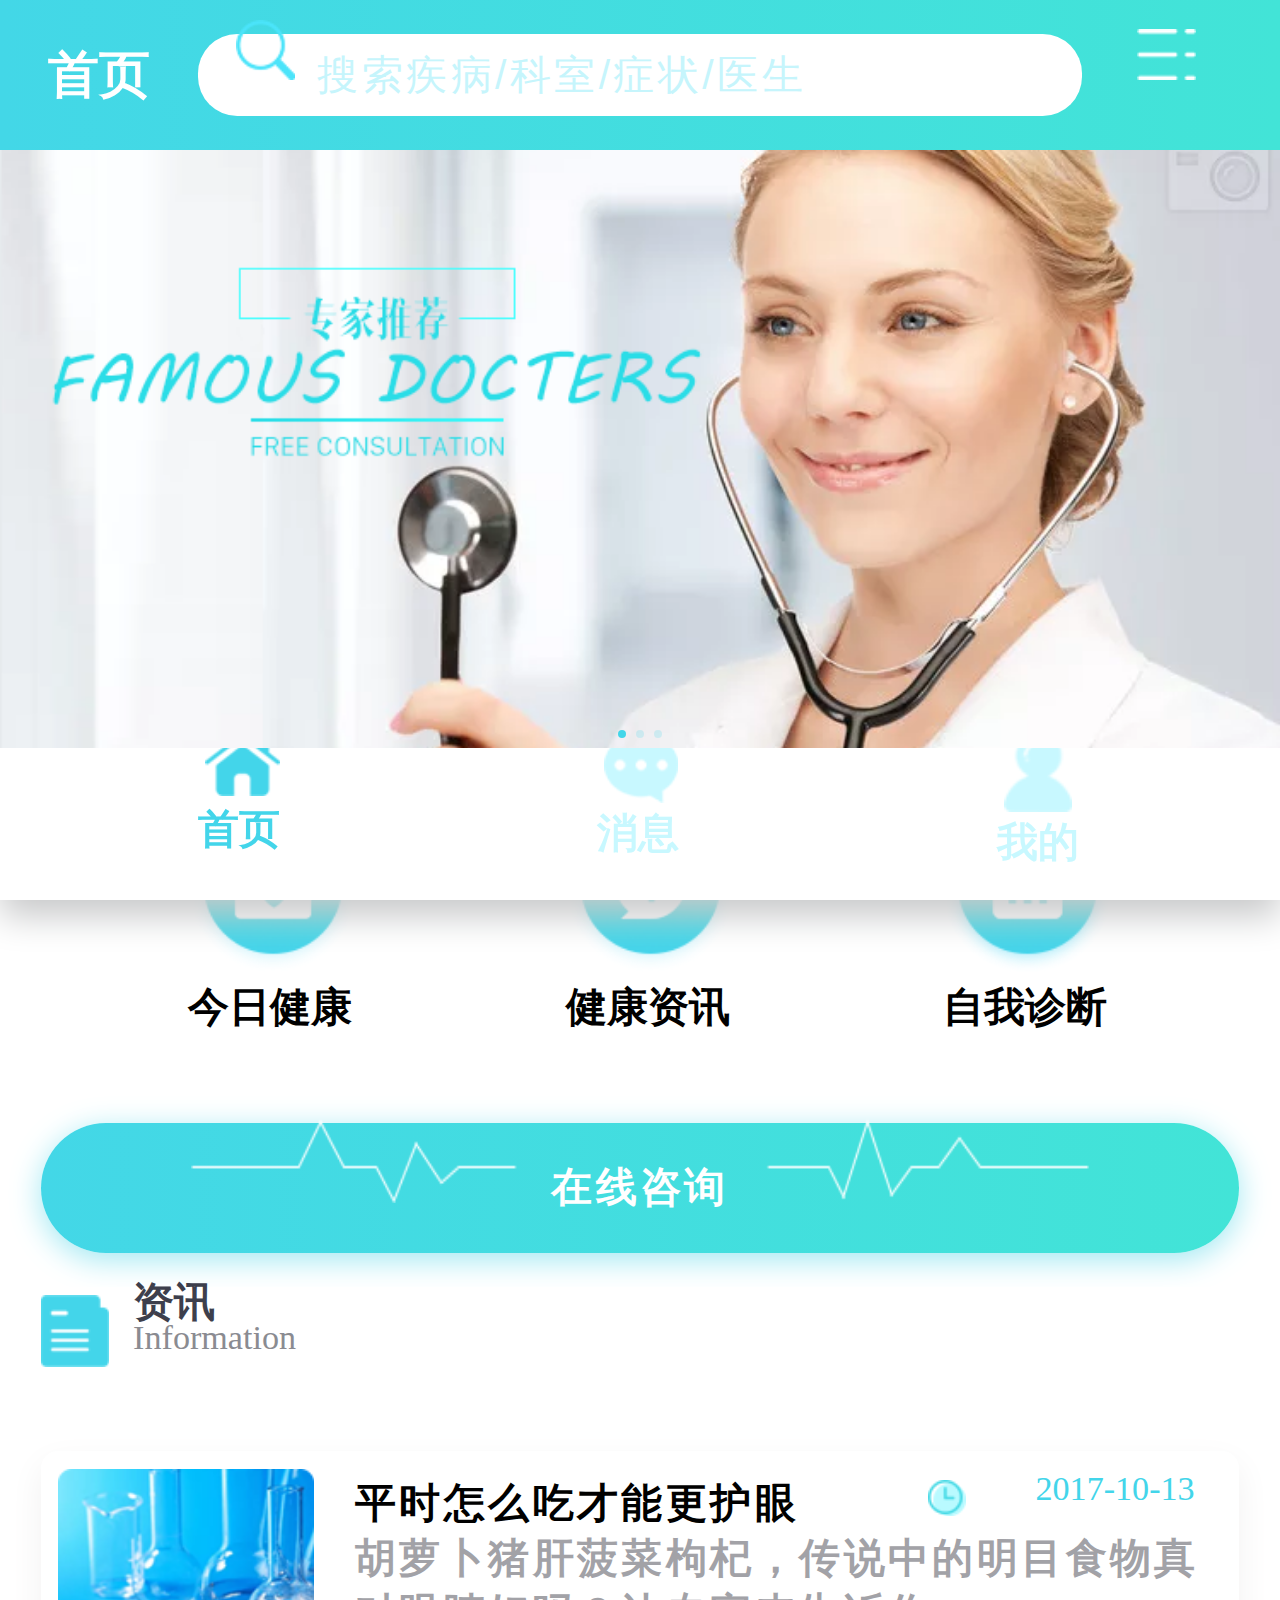
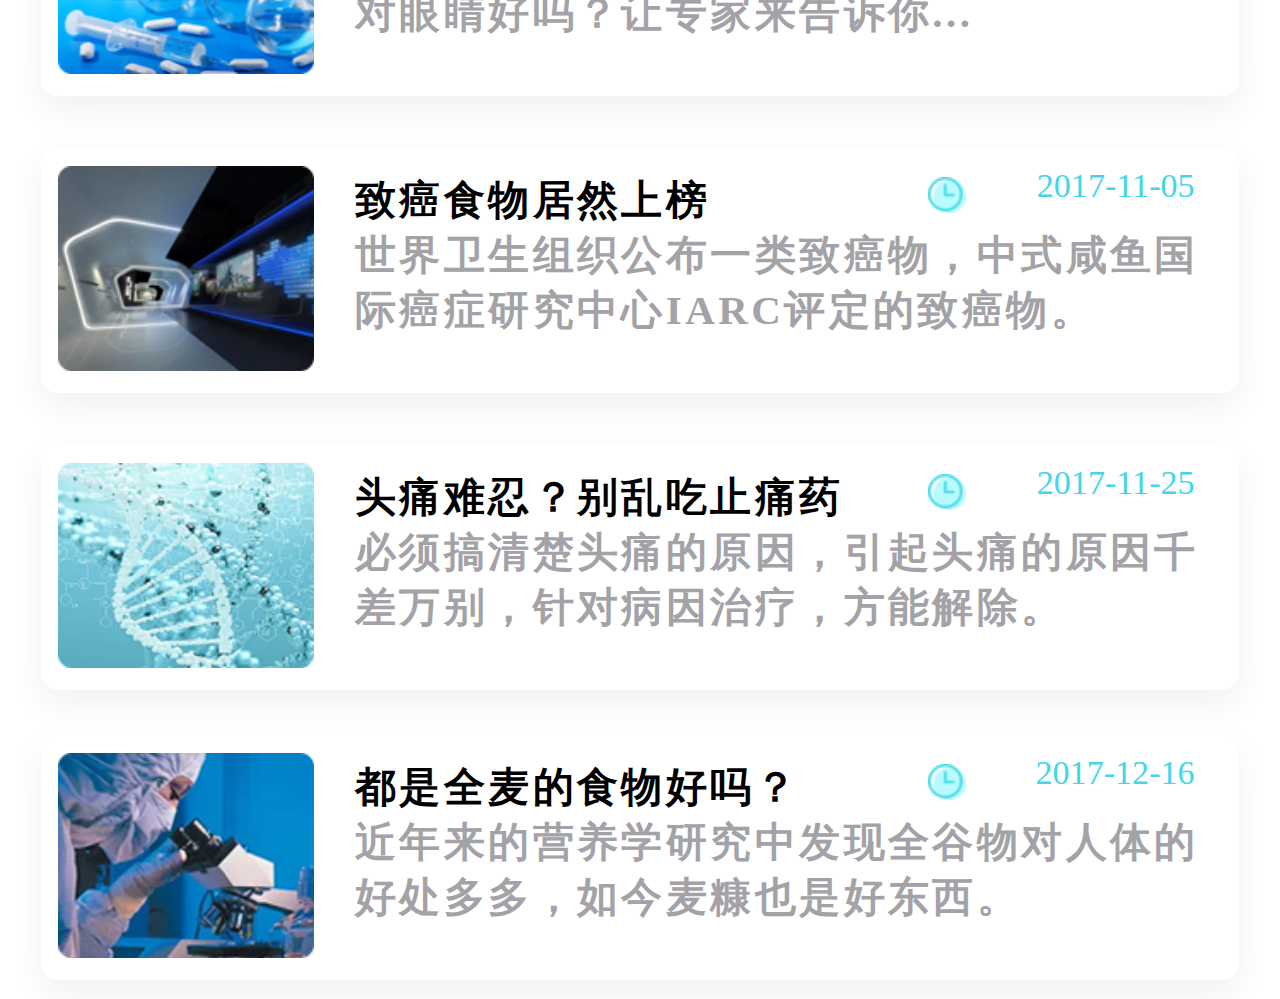
<file: index.html>
<!DOCTYPE html>
<html lang="en">
<head>
	<meta charset="UTF-8">
	<meta name="viewport" content="width=device-width,initial-scale=1.0,maximum-scale=1.0,user-scalable=0">
	<link rel="stylesheet" href="css/swiper.css">
	<link rel="stylesheet" href="css/index.css">
	<title>好医生</title>
	<script src="js/rem.js"></script>
	<script src="js/swiper-jquery.js"></script>
	<script src="js/swiper.js"></script>
</head>
<body>
	<!-- 顶部导航开始 -->
	<div class="topTab">
		<div class="position">首页</div>
		<input type="text" class="searchBox" placeholder="搜索疾病/科室/症状/医生">
		<img src="img/home_icon_search_dianji@2x.png" alt="">
		<div class="message">
			<img src="img/home_icon_hanbaobao_dianji@2x.png" alt="">
		</div>
	</div>
	<!-- 顶部导航结束 -->

	<!-- banner开始 -->
	<div class="swiper-container banner">
    <div class="swiper-wrapper">
        <div class="swiper-slide">
        	<img src="img/Freeconsultation@2x.png" alt="">
        </div>
        <div class="swiper-slide">
        	<img src="img/14.jpg" alt="">
        </div>
        <div class="swiper-slide">
        	<img src="img/9.jpg" alt="">
        </div>
    </div>
    <!-- 如果需要分页器 -->
    <div class="swiper-pagination"></div>
	</div>
	<!-- <div class="banner"> -->
		<!-- <img src="img/Freeconsultation@2x.png" alt=""> -->
		<!-- <div class="dot"> -->
			<!-- <div class="dot1"></div> -->
			<!-- <div class="dot1 dot2"></div> -->
			<!-- <div class="dot1 dot2"></div> -->
		<!-- </div> -->

	<!-- </div> -->
	<!-- banner结束 -->

	<!-- 主功能开始 -->
	<div class="gongneng">
		<div class="tubiao1">
			<img src="img/home_icon_jinrijiankang_dianji@2x.png" alt="">
			<div class="a">今日健康</div>
		</div>
		<div class="tubiao2">
			<img src="img/home_icon_jiankangzixun_dianji@2x.png" alt="">
			<div class="a">健康资讯</div>
		</div>
		<div class="tubiao3">
			<img src="img/home_icon_ziwozhenduan_dianji@2x.png" alt="">
			<div class="a">自我诊断</div>
		</div>
		<a href="index2.html" target="_blank"><div class="tese">
			<div class="zi">在线咨询</div>
			<div class="xing">
				<img src="img/xingzhuang@2x.png" alt="">
			</div>
		</div></a>
	</div>
	<!-- 主功能结束 -->

	<!-- 标题开始 -->
	<div class="biaoti">
		<img src="img/home_icon_zixun@2x.png" alt="">
		<div class="zhong">资讯</div>
		<div class="ying">Information</div>
	</div>
	<!-- 标题结束 -->

	<!-- 列表开始 -->
	<div class="liebiao">
		<div class="left">
			<img src="img/tu1.png" alt="">
		</div>
		<div class="right">
			<div class="ti">平时怎么吃才能更护眼</div>
			<img src="img/home_icon_shijian@2x.png" alt="">
			<div class="shijian">2017-10-13</div>
			<p>胡萝卜猪肝菠菜枸杞，传说中的明目食物真对眼睛好吗？让专家来告诉你...</p>
		</div>
	</div>
	<div class="liebiao1">
		<div class="left">
			<img src="img/tu2.png" alt="">
		</div>
		<div class="right">
			<div class="ti">致癌食物居然上榜</div>
			<img src="img/home_icon_shijian@2x.png" alt="">
			<div class="shijian">2017-11-05</div>
			<p>世界卫生组织公布一类致癌物，中式咸鱼国际癌症研究中心IARC评定的致癌物。</p>
		</div>
	</div>
	<div class="liebiao2">
		<div class="left">
			<img src="img/tu3.png" alt="">
		</div>
		<div class="right">
			<div class="ti">头痛难忍？别乱吃止痛药</div>
			<img src="img/home_icon_shijian@2x.png" alt="">
			<div class="shijian">2017-11-25</div>
			<p>必须搞清楚头痛的原因，引起头痛的原因千差万别，针对病因治疗，方能解除。</p>
		</div>
	</div>
	<div class="liebiao3">
		<div class="left">
			<img src="img/tu4.png" alt="">
		</div>
		<div class="right">
			<div class="ti">都是全麦的食物好吗？</div>
			<img src="img/home_icon_shijian@2x.png" alt="">
			<div class="shijian">2017-12-16</div>
			<p>近年来的营养学研究中发现全谷物对人体的好处多多，如今麦糠也是好东西。</p>
		</div>
	</div>
	<!-- 列表结束 -->
	
	<!-- 底部tab开始 -->
	<div class="bottomtab">
		<div class="box">
			<img src="img/home_icon_shouye_dianji@2x.png" alt="">
			<div class="shouye">首页</div>
		</div>
		<div class="box1">
			<img src="img/home_icon_xiaoxi_dianji@2x.png" alt="">
			<div class="xiaoxi">消息</div>
		</div>
		<div class="box2">
			<a href="index6.html" target="_blank"><img src="img/home_icon_wode_dianji@2x.png" alt="">
			<div class="wode">我的</div></a>
		</div>
	</div>
	<!-- 底部tab结束 -->
	<script>        
  	var mySwiper = new Swiper ('.swiper-container', {
    // direction: 'vertical',
    loop: true,
    
    // 如果需要分页器
    pagination: '.swiper-pagination',
    
    // 如果需要前进后退按钮
    // nextButton: '.swiper-button-next',
    // prevButton: '.swiper-button-prev',
    
    // 如果需要滚动条
    // scrollbar: '.swiper-scrollbar',
  })        
  </script>
</body>
</html>
</file>
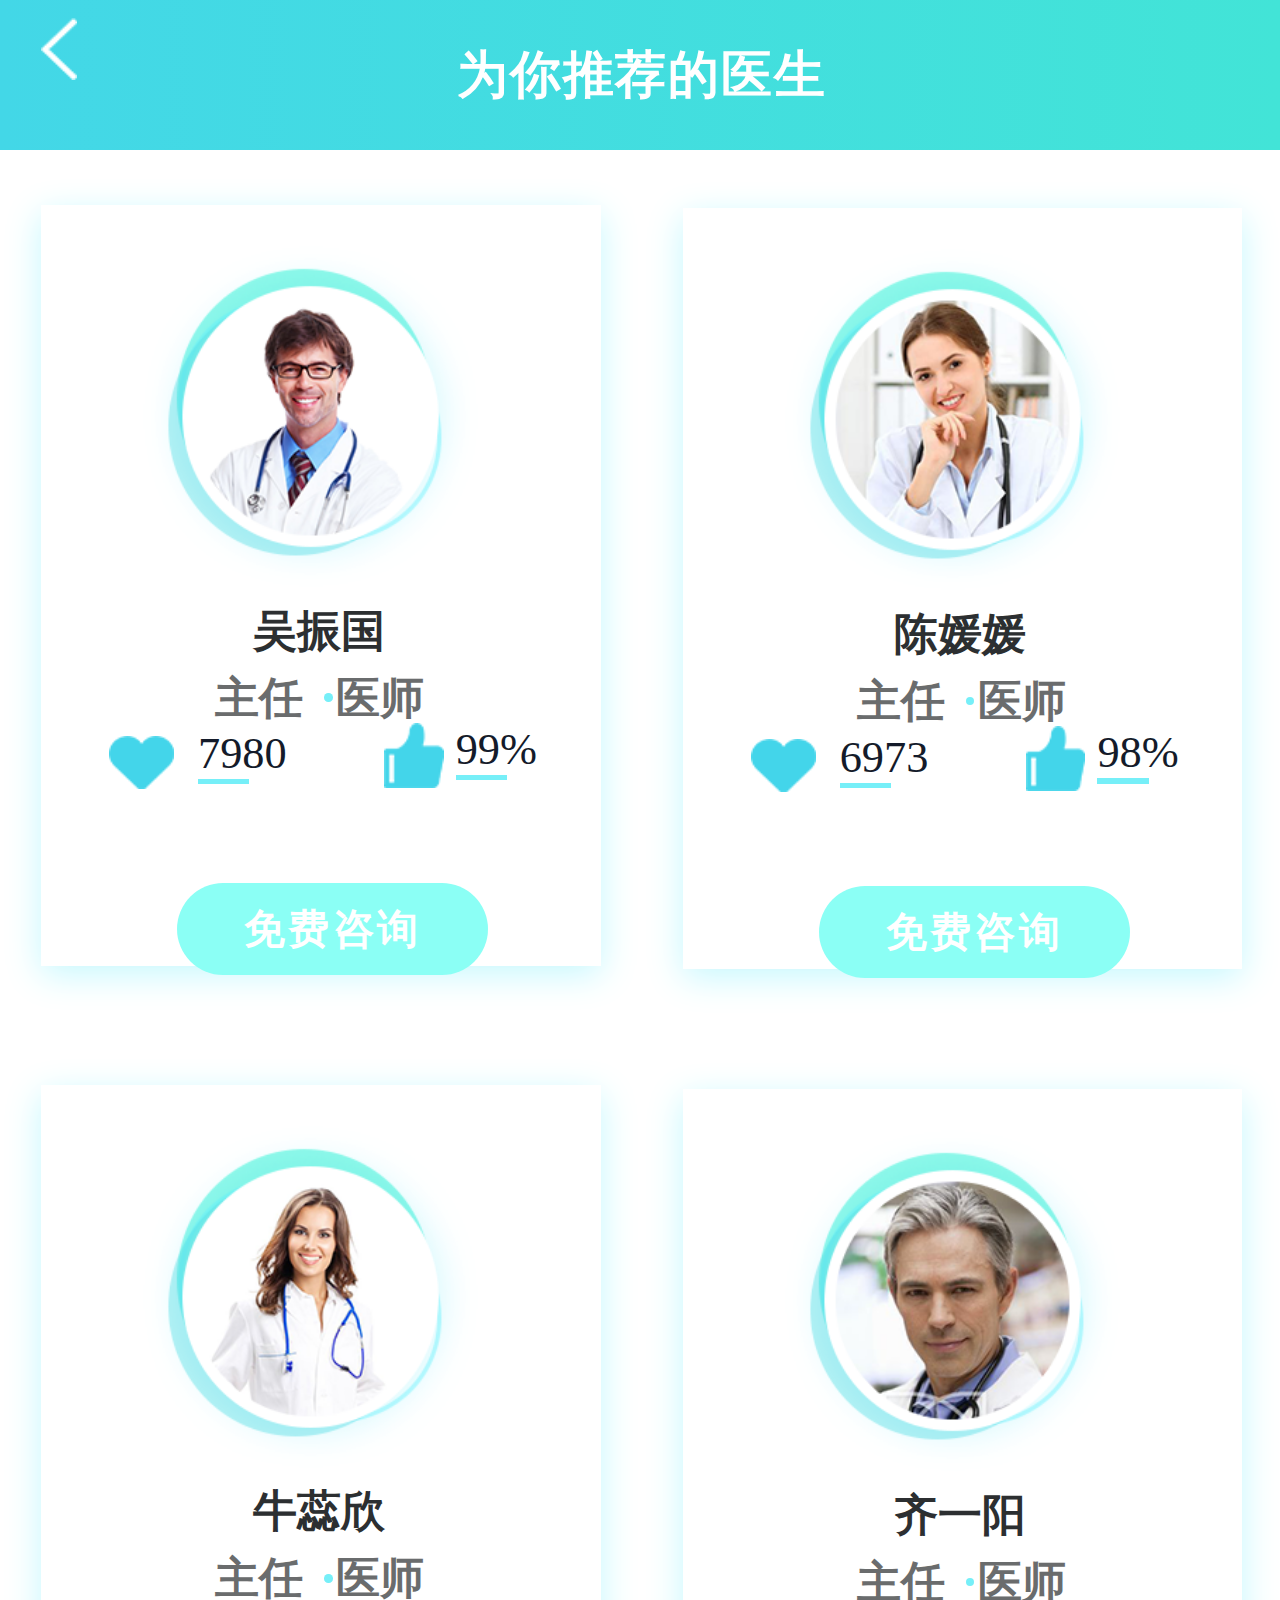
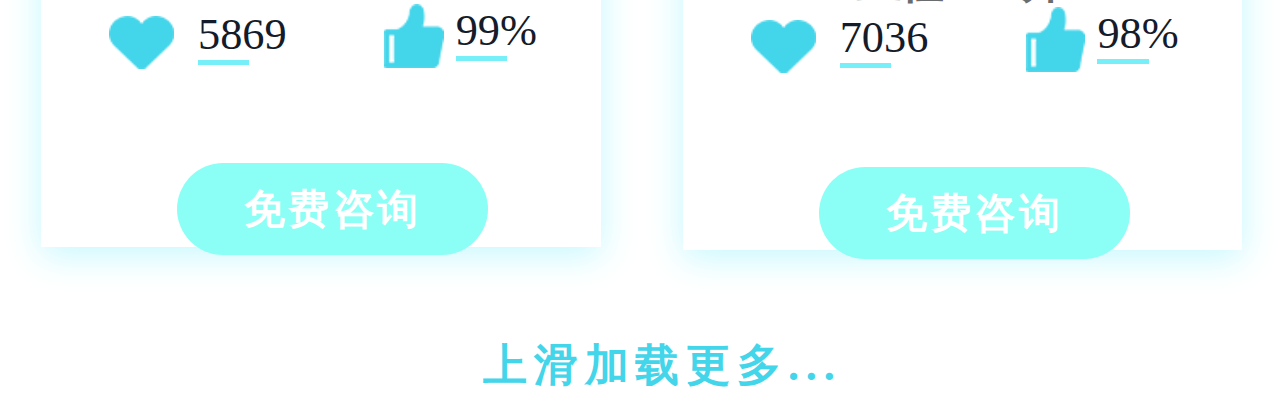
<file: index1.html>
<!DOCTYPE html>
<html lang="en">
<head>
	<meta charset="UTF-8">
	<meta name="viewport" content="width=device-width,initial-scale=1.0,maximum-scale=1.0,user-scalable=0">
	<link rel="stylesheet" href="css/index1.css">
	<title>为你推荐的医生</title>
	<script src="js/rem.js"></script>
</head>
<body>
	<!-- 状态栏开始 -->
	<div class="zhuangtai">
		<a href="index2.html" target="_blank"><div class="fanhui">
			<img src="img/fanhui.png" alt="">
		</div></a>
		<div class="biaoti">为你推荐的医生</div>
	</div>
	<!-- 状态栏结束 -->

	<!-- 列表开始 -->
	<a href="index3.html" target="_blank"><div class="box1">
		<img src="img/yi1.png" alt="" class="yisheng">
		<div class="name">吴振国</div>
		<div class="zhuren">主任&nbsp;&nbsp;&nbsp;医师</div>
		<div class="yuan"></div>
		<img src="img/guanzhu.png" alt="" class="guanzhu">
		<div class="shu">7980</div>
		<div class="hengxian"></div>
		<img src="img/haoping.png" alt="" class="haoping">
		<div class="shu1">99%</div>
		<div class="hengxian1"></div>
		<div class="di">
			<div class="zi">免费咨询</div>
		</div>
	</div></a>
	<div class="box2">
		<img src="img/yi2.png" alt="" class="yisheng">
		<div class="name">牛蕊欣</div>
		<div class="zhuren">主任&nbsp;&nbsp;&nbsp;医师</div>
		<div class="yuan"></div>
		<img src="img/guanzhu.png" alt="" class="guanzhu">
		<div class="shu">5869</div>
		<div class="hengxian"></div>
		<img src="img/haoping.png" alt="" class="haoping">
		<div class="shu1">99%</div>
		<div class="hengxian1"></div>
		<div class="di">
			<div class="zi">免费咨询</div>
		</div>
	</div>
	<div class="box3">
		<img src="img/yi3.png" alt="" class="yisheng">
		<div class="name">陈媛媛</div>
		<div class="zhuren">主任&nbsp;&nbsp;&nbsp;医师</div>
		<div class="yuan"></div>
		<img src="img/guanzhu.png" alt="" class="guanzhu">
		<div class="shu">6973</div>
		<div class="hengxian"></div>
		<img src="img/haoping.png" alt="" class="haoping">
		<div class="shu1">98%</div>
		<div class="hengxian1"></div>
		<div class="di">
			<div class="zi">免费咨询</div>
		</div>
	</div>
	<div class="box4">
		<img src="img/yi4.png" alt="" class="yisheng">
		<div class="name">齐一阳</div>
		<div class="zhuren">主任&nbsp;&nbsp;&nbsp;医师</div>
		<div class="yuan"></div>
		<img src="img/guanzhu.png" alt="" class="guanzhu">
		<div class="shu">7036</div>
		<div class="hengxian"></div>
		<img src="img/haoping.png" alt="" class="haoping">
		<div class="shu1">98%</div>
		<div class="hengxian1"></div>
		<div class="di">
			<div class="zi">免费咨询</div>
		</div>
	</div>
	<div class="zuihou">上滑加载更多...</div>
	<!-- 列表结束 -->
</body>
</html>
</file>
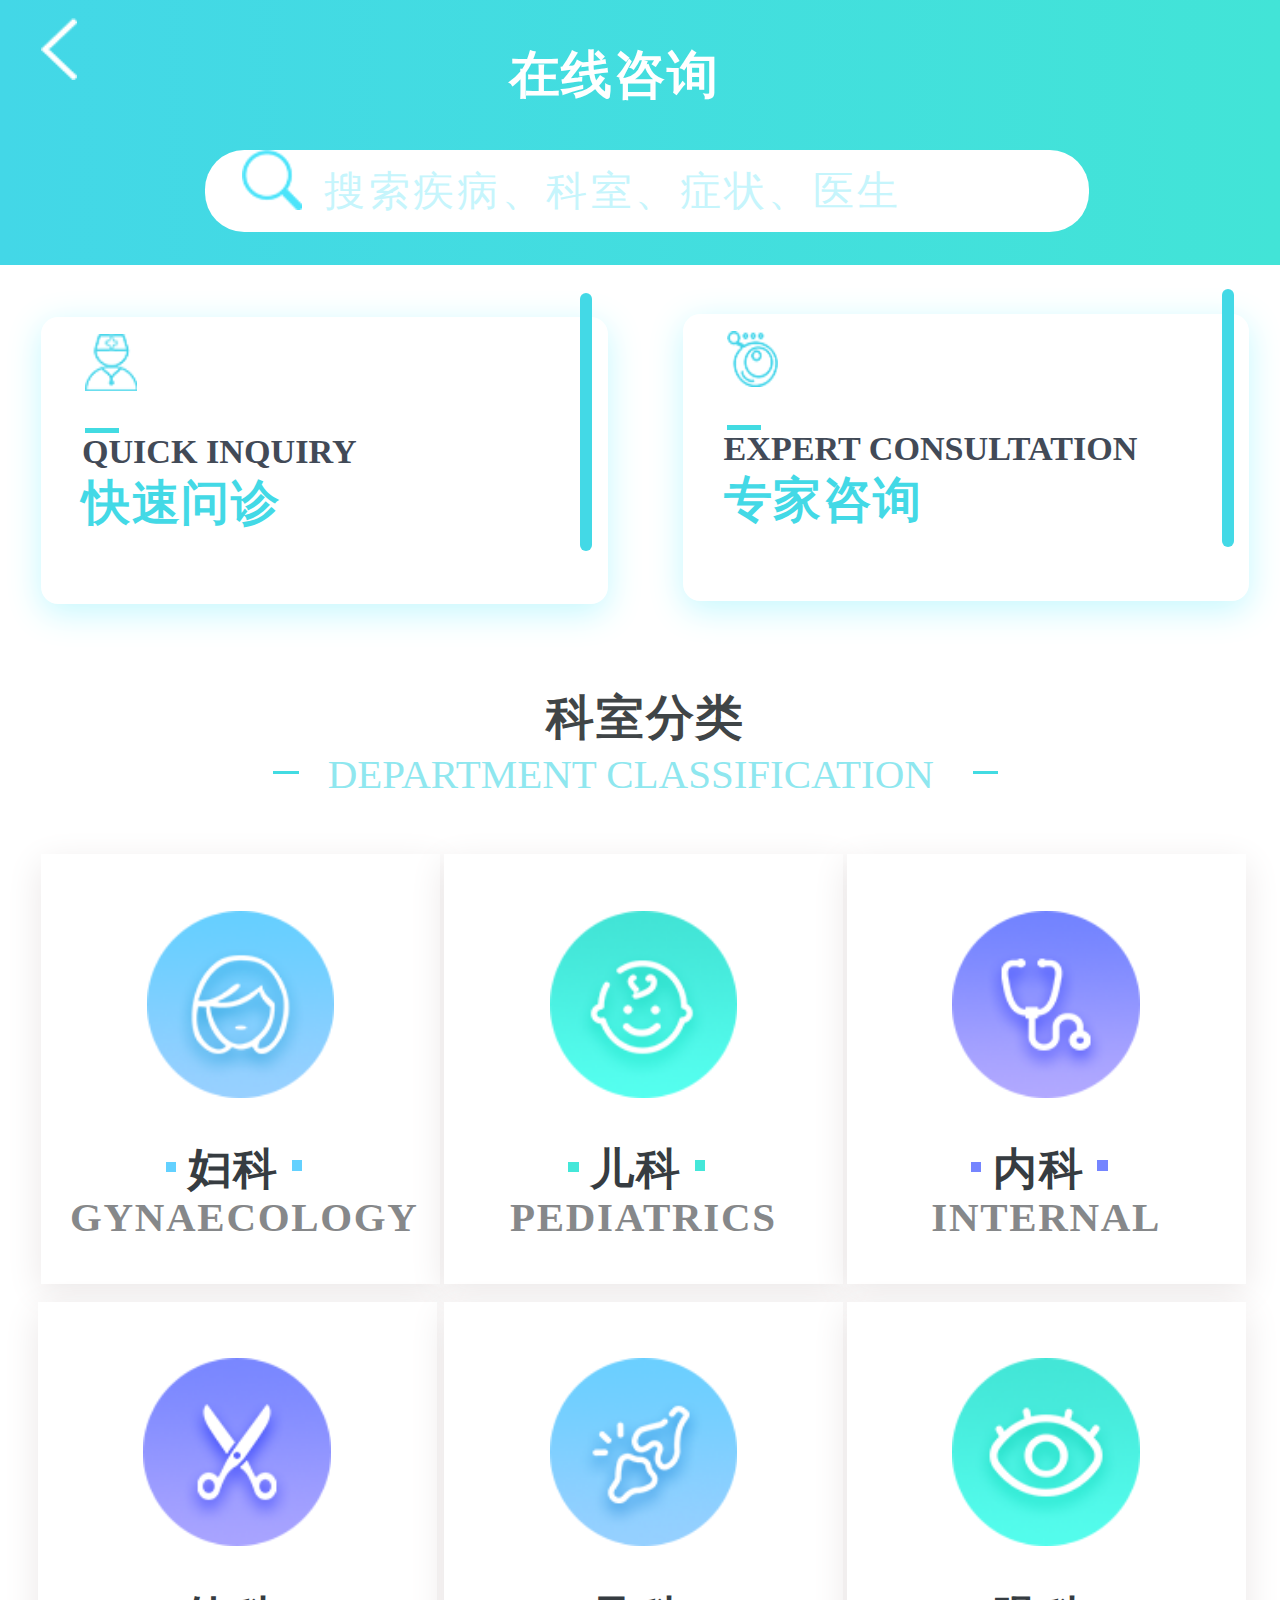
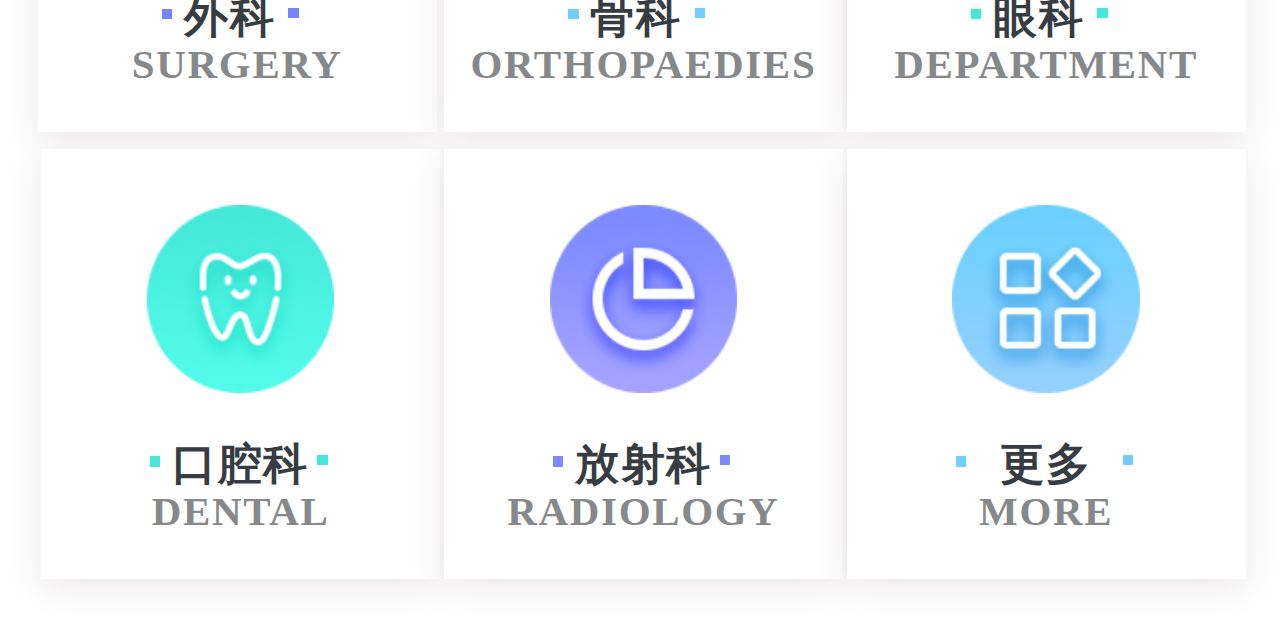
<file: index2.html>
<!DOCTYPE html>
<html lang="en">
<head>
	<meta charset="UTF-8">
	<meta name="viewport" content="width=device-width,initial-scale=1.0,maximum-scale=1.0,user-scalable=0">
	<link rel="stylesheet" href="css/index2.css">
	<title>在线咨询</title>
	<script src="js/rem.js"></script>
</head>
<body>
	<!-- 状态栏开始 -->
	<div class="zhuangtai">
		<a href="index.html" target="_blank"><div class="fanhui">
			<img src="img/fanhui.png" alt="">
		</div></a>
		<div class="biaoti">在线咨询</div>
		<input type="text" class="searchBox" placeholder="搜索疾病、科室、症状、医生">
		<img src="img/home_icon_search_dianji@2x.png" alt="">
	</div>
	<!-- 状态栏结束 -->

	<!-- 功能开始 -->
	<a href="index1.html" target="_blank"><div class="left">
		<img src="img/wenzhen.png" alt="">
		<div class="tiao"></div>
		<div class="quick">QUICK INQUIRY</div>
		<div class="zhong">快速问诊</div>
		<div class="xian"></div>
	</div></a>
	<div class="right">
		<img src="img/zixun.png" alt="">
		<div class="tiao"></div>
		<div class="quick">EXPERT CONSULTATION</div>
		<div class="zhong">专家咨询</div>
		<div class="xian"></div>
	</div>
	<!-- 功能结束 -->

	<!-- 标题开始 -->
	<div class="hanzi">科室分类</div>
	<div class="yingwen">DEPARTMENT CLASSIFICATION</div>
	<div class="zuo"></div>
	<div class="you"></div>
	<!-- 标题结束 -->

	<!-- 科室选择开始 -->
	<div class="keshi">
		<img src="img/fuke.png" alt="" class="fuke">
		<div class="fu">妇科</div>
		<div class="ke">GYNAECOLOGY</div>
		<div class="zuoyuan"></div>
		<div class="youyuan"></div>
	</div>
	<div class="keshi1">
		<img src="img/erke.png" alt="" class="fuke">
		<div class="fu">儿科</div>
		<div class="ke">PEDIATRICS</div>
		<div class="zuoyuan"></div>
		<div class="youyuan"></div>
	</div>
	<div class="keshi2">
		<img src="img/neike.png" alt="" class="fuke">
		<div class="fu">内科</div>
		<div class="ke">INTERNAL</div>
		<div class="zuoyuan"></div>
		<div class="youyuan"></div>
	</div>
	<div class="keshi3">
		<img src="img/waike.png" alt="" class="fuke">
		<div class="fu">外科</div>
		<div class="ke">SURGERY</div>
		<div class="zuoyuan"></div>
		<div class="youyuan"></div>
	</div>
	<div class="keshi4">
		<img src="img/guke.png" alt="" class="fuke">
		<div class="fu">骨科</div>
		<div class="ke">ORTHOPAEDIES</div>
		<div class="zuoyuan"></div>
		<div class="youyuan"></div>
	</div>
	<div class="keshi5">
		<img src="img/yanke.png" alt="" class="fuke">
		<div class="fu">眼科</div>
		<div class="ke">DEPARTMENT</div>
		<div class="zuoyuan"></div>
		<div class="youyuan"></div>
	</div>
	<div class="keshi6">
		<img src="img/kouqiang.png" alt="" class="fuke">
		<div class="fu">口腔科</div>
		<div class="ke">DENTAL</div>
		<div class="zuoyuan"></div>
		<div class="youyuan"></div>
	</div>
	<div class="keshi7">
		<img src="img/fangshe.png" alt="" class="fuke">
		<div class="fu">放射科</div>
		<div class="ke">RADIOLOGY</div>
		<div class="zuoyuan"></div>
		<div class="youyuan"></div>
	</div>
	<div class="keshi8">
		<img src="img/more.png" alt="" class="fuke">
		<div class="fu">更多</div>
		<div class="ke">MORE</div>
		<div class="zuoyuan"></div>
		<div class="youyuan"></div>
	</div>
	<!-- 科室选择结束 -->
</body>
</html>
</file>
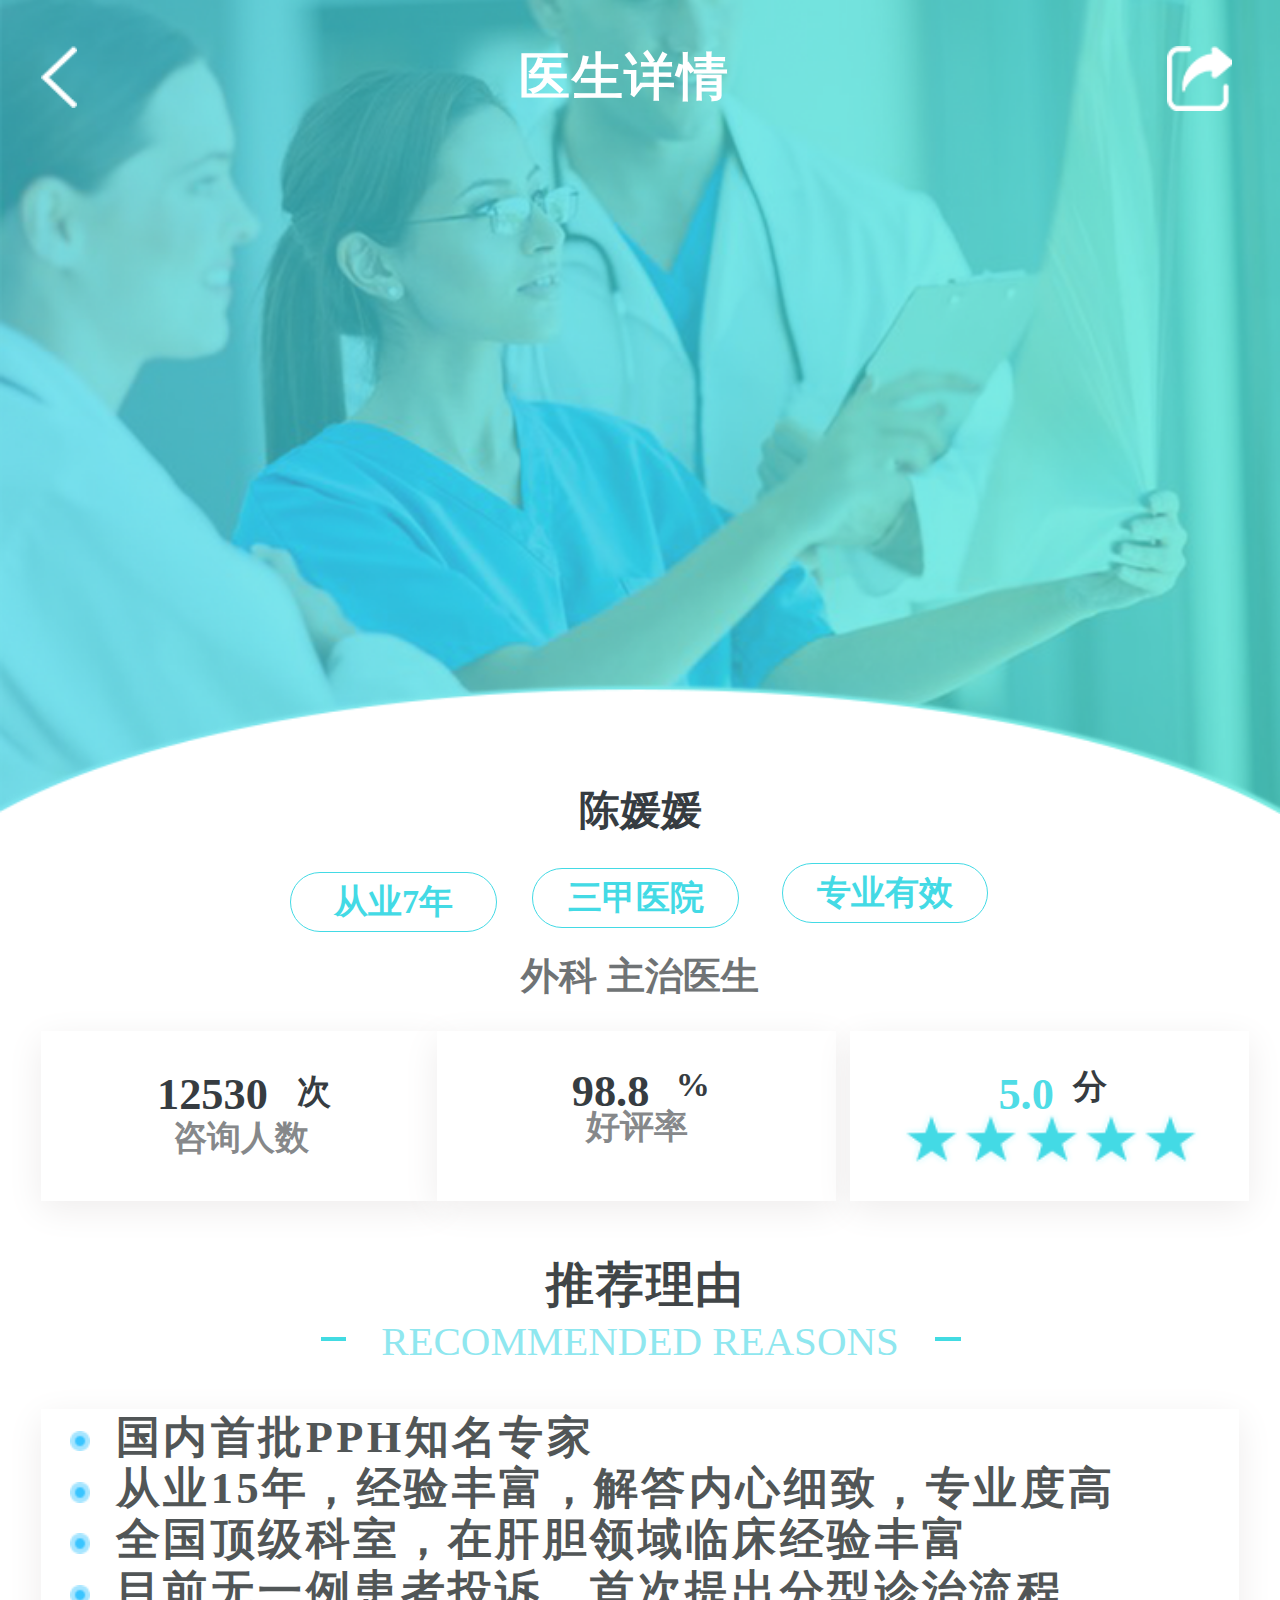
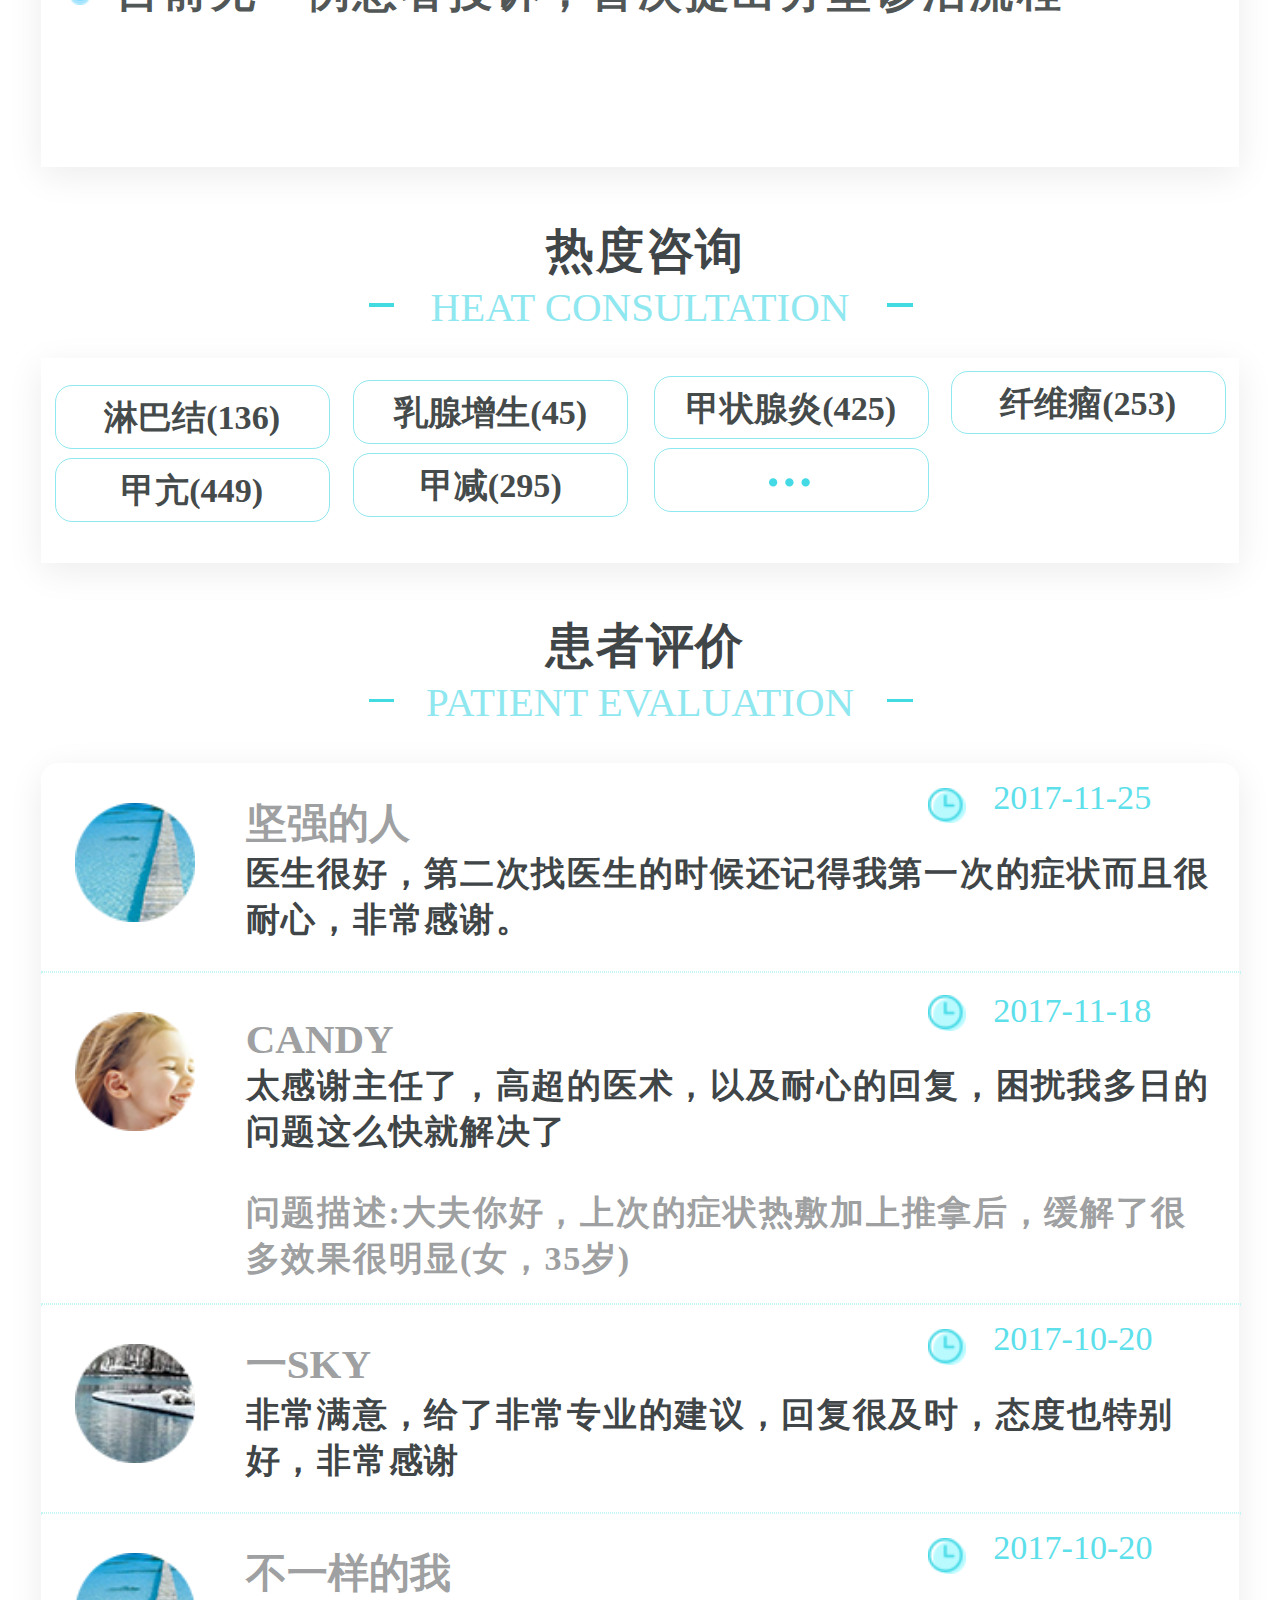
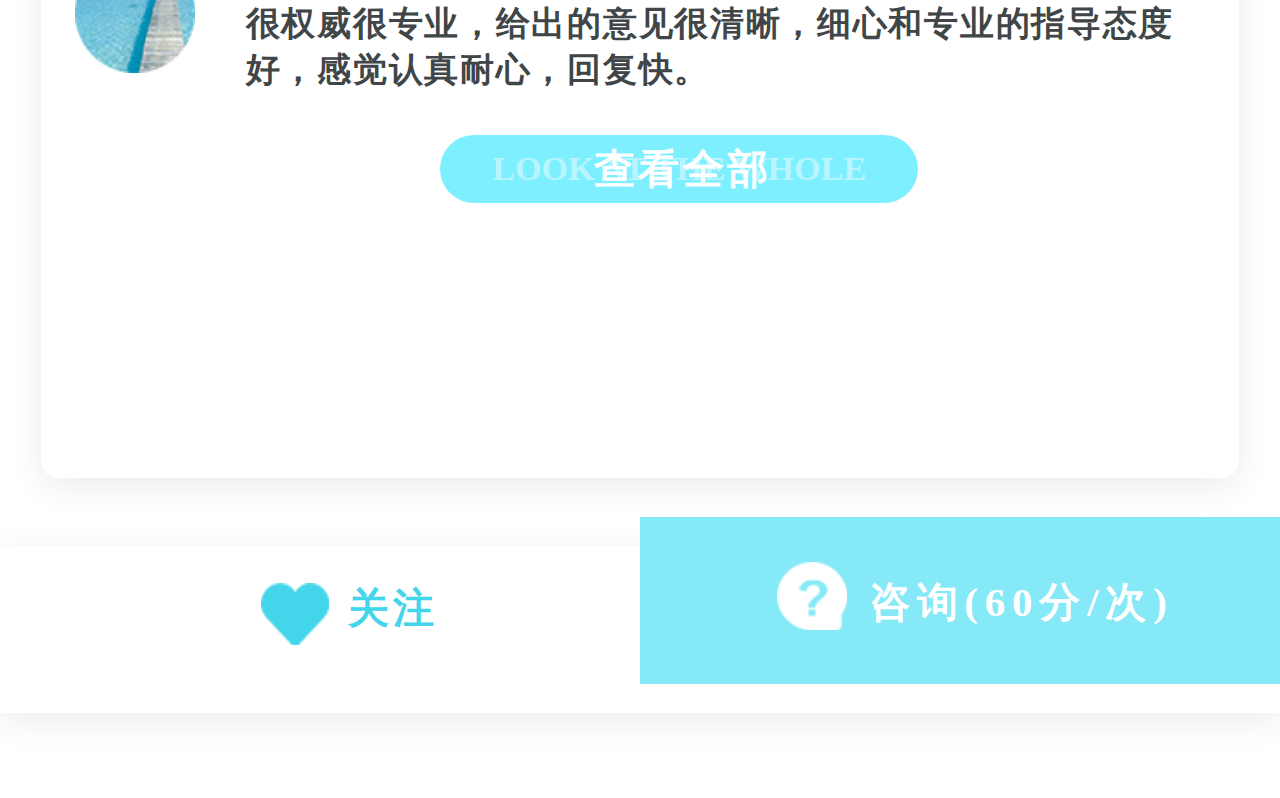
<file: index3.html>
<!DOCTYPE html>
<html lang="en">
<head>
	<meta charset="UTF-8">
	<meta name="viewport" content="width=device-width,initial-scale=1.0,maximum-scale=1.0,user-scalable=0">
	<link rel="stylesheet" href="css/index3.css">
	<title>医生详情</title>
	<script src="js/rem.js"></script>
</head>
<body>
	<!-- 状态栏开始 -->
	<div class="zhuangtai1">
		<a href="index1.html" target="_blank"><div class="fanhui1">
			<img src="img/fanhui.png" alt="">
		</div></a>
		<div class="biaoti1">医生详情</div>
		<img src="img/fenxiang.png" alt="" class="fenxiang">
	</div>
	<div class="zhuangtai">
		<img src="img/beijing.png" alt="">
		<img src="img/touxiang.png" alt="" class="touxiang">
	</div>
	<!-- 状态栏结束 -->

	<!-- 医生介绍开始 -->
	<div class="xingming">陈媛媛</div>
	<div class="congye">从业7年</div>
	<div class="sanjia">三甲医院</div>
	<div class="zhuanye">专业有效</div>
	<div class="waike">外科 主治医生</div>
	<div class="zuo">
		<div class="shu">12530</div>
		<div class="ci">次</div>
		<div class="ren">咨询人数</div>
	</div>
	<div class="zhong">
		<div class="shu">98.8</div>
		<div class="ci">%</div>
		<div class="ren">好评率</div>
	</div>
	<div class="you">
		<div class="shu">5.0</div>
		<div class="ci">分</div>
		<img src="img/xing.png" alt="" class="xing">
	</div>
	<!-- 医生介绍结束 -->

	<!-- 题目1开始 -->
	<div class="hanzi">推荐理由</div>
	<div class="yingwen">RECOMMENDED REASONS</div>
	<div class="left"></div>
	<div class="right"></div>
	<!-- 题目1结束 -->

	<!-- 推荐开始 -->
	<div class="tuijian">
		<img src="img/tuiyuan.png" alt="" class="tuiyuan">
		<div class="guonei">国内首批PPH知名专家</div>
		<img src="img/tuiyuan.png" alt="" class="tuiyuan1">
		<div class="guonei1">从业15年，经验丰富，解答内心细致，专业度高</div>
		<img src="img/tuiyuan.png" alt="" class="tuiyuan2">
		<div class="guonei2">全国顶级科室，在肝胆领域临床经验丰富</div>
		<img src="img/tuiyuan.png" alt="" class="tuiyuan3">
		<div class="guonei3">目前无一例患者投诉，首次提出分型诊治流程</div>
	</div>
	<!-- 推荐结束 -->

	<!-- 题目2开始 -->
	<div class="hanzi1">热度咨询</div>
	<div class="yingwen1">HEAT CONSULTATION</div>
	<div class="left1"></div>
	<div class="right1"></div>
	<!-- 题目2结束 -->

	<!-- 热度开始 -->
	<div class="redu">
		<div class="re1">淋巴结(136)</div>
		<div class="re2">乳腺增生(45)</div>
		<div class="re3">甲状腺炎(425)</div>
		<div class="re4">纤维瘤(253)</div>
		<div class="re5">甲亢(449)</div>
		<div class="re6">甲减(295)</div>
		<div class="re7">...</div>
	</div>
	<!-- 热度结束 -->

	<!-- 题目3开始 -->
	<div class="hanzi3">患者评价</div>
	<div class="yingwen3">PATIENT EVALUATION</div>
	<div class="left3"></div>
	<div class="right3"></div>
	<!-- 题目3结束 -->

	<!-- 评价内容开始 -->
	<div class="pingjia">
		<img src="img/ping1.png" alt="" class="ping1">
		<div class="biaoti1">坚强的人</div>
		<p>医生很好，第二次找医生的时候还记得我第一次的症状而且很耐心，非常感谢。</p>
		<img src="img/home_icon_shijian@2x.png" alt="" class="tubiao1">
		<div class="shijian">2017-11-25</div>
		<div class="xian"></div>
		
		<img src="img/ping2.png" alt="" class="ping1">
		<div class="biaoti2">CANDY</div>
		<p>太感谢主任了，高超的医术，以及耐心的回复，困扰我多日的问题这么快就解决了</p>
		<p class="p1">问题描述:大夫你好，上次的症状热敷加上推拿后，缓解了很多效果很明显(女，35岁)</p>
		<img src="img/home_icon_shijian@2x.png" alt="" class="tubiao2">
		<div class="shijian2">2017-11-18</div>
		<div class="xian2"></div>

		<img src="img/ping3.png" alt="" class="ping1">
		<div class="biaoti1">一SKY</div>
		<p>非常满意，给了非常专业的建议，回复很及时，态度也特别好，非常感谢</p>
		<img src="img/home_icon_shijian@2x.png" alt="" class="tubiao1">
		<div class="shijian">2017-10-20</div>
		<div class="xian"></div>

		<img src="img/ping1.png" alt="" class="ping1">
		<div class="biaoti1">不一样的我</div>
		<p>很权威很专业，给出的意见很清晰，细心和专业的指导态度好，感觉认真耐心，回复快。</p>
		<img src="img/home_icon_shijian@2x.png" alt="" class="tubiao1">
		<div class="shijian">2017-10-20</div>
		<div class="button">
			<div class="look">LOOK AT THE WHOLE</div>
			<div class="cha">查看全部</div>
		</div>
	</div>
	<!-- 评价内容结束 -->

	<!-- 功能按钮开始 -->
	<div class="gongneng">
		<img src="img/guanzhu.png" alt="">
		<div class="guan">关注</div>
		<div class="right">
			<div class="zi">咨询(60分/次)</div>
			<img src="img/zi.png" alt="">
		</div>
	</div>
	<!-- 功能按钮结束 -->
</body>
</html>
</file>
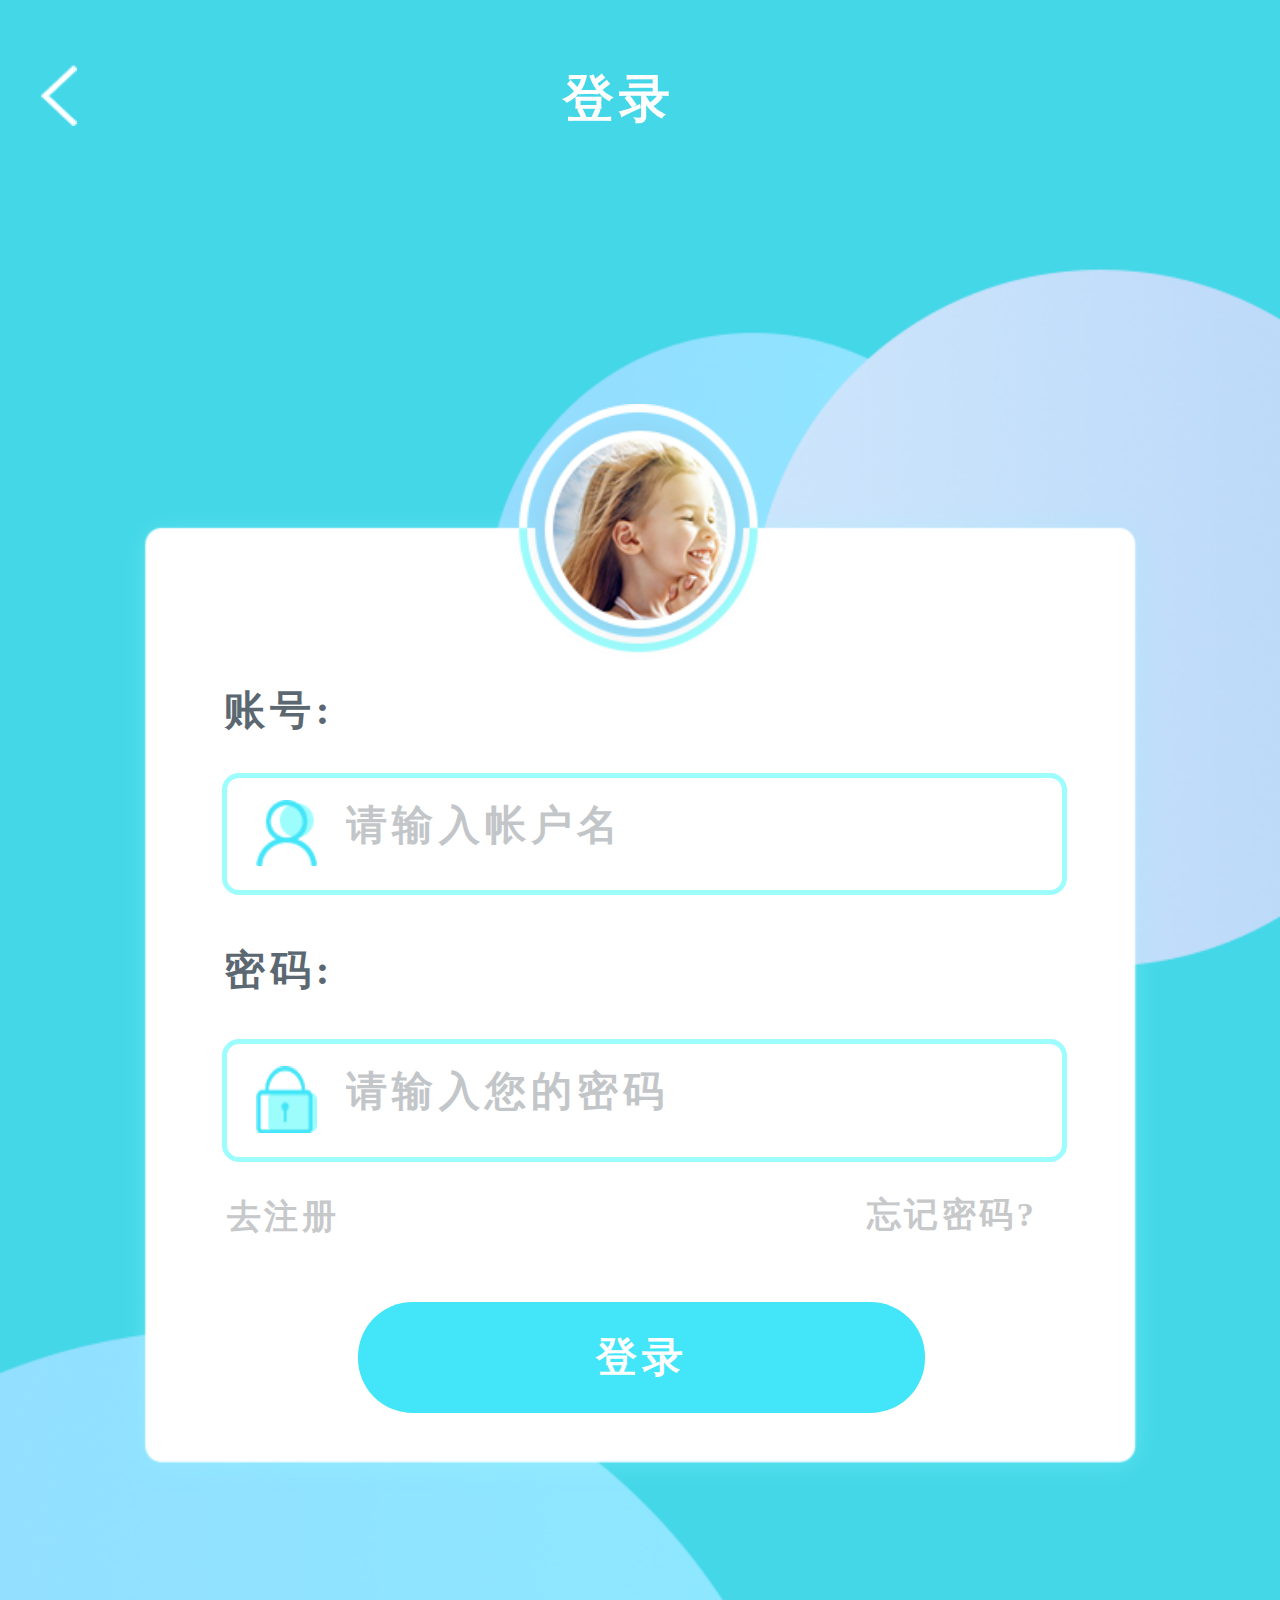
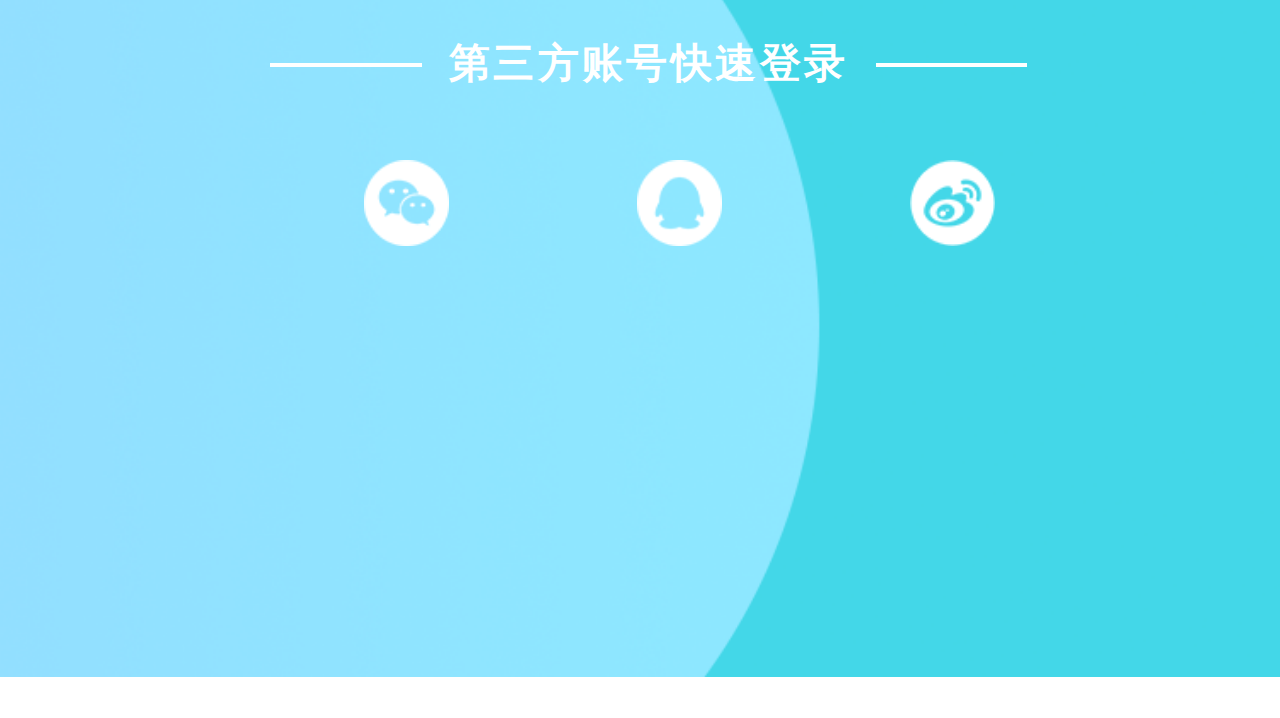
<file: index4.html>
<!DOCTYPE html>
<html lang="en">
<head>
	<meta charset="UTF-8">
	<meta name="viewport" content="width=device-width,initial-scale=1.0,maximum-scale=1.0,user-scalable=0">
	<link rel="stylesheet" href="css/index4.css">
	<title>登录</title>
	<script src="js/rem.js"></script>
</head>
<body>
	<!-- 登录开始 -->
	<img src="img/dengl.png" alt="">
	<div class="fanhui">
			<img src="img/fanhui.png" alt="">
	</div>
	<div class="biaoti">登录</div>
	<div class="dengl">
		<img src="img/dengl1.png" alt="">
		<div class="zhanghao">账号:</div>
		<input type="text" class="zhanghuming" placeholder="请输入帐户名">
		<img src="img/zhanghu.png" alt="" class="zhanghu">
		<div class="mima">密码:</div>
		<input type="text" class="mimaming" placeholder="请输入您的密码">
		<img src="img/mima.png" alt="" class="mima1">
		<div class="wangji">忘记密码?</div>
		<a href="index.html" target="_blank"><div class="button">
			<div class="deng">登录</div>
		</div></a>
		<div class="qu">去注册</div>
	</div>
	<div class="sanfang">第三方账号快速登录</div>
	<div class="left"></div>
	<div class="right"></div>
	<img src="img/weixin.png" alt="" class="weixin">
	<img src="img/qq.png" alt="" class="qq">
	<img src="img/xinlang.png" alt="" class="xinlang">
	<!-- 登录结束 -->
</body>
</html>
</file>
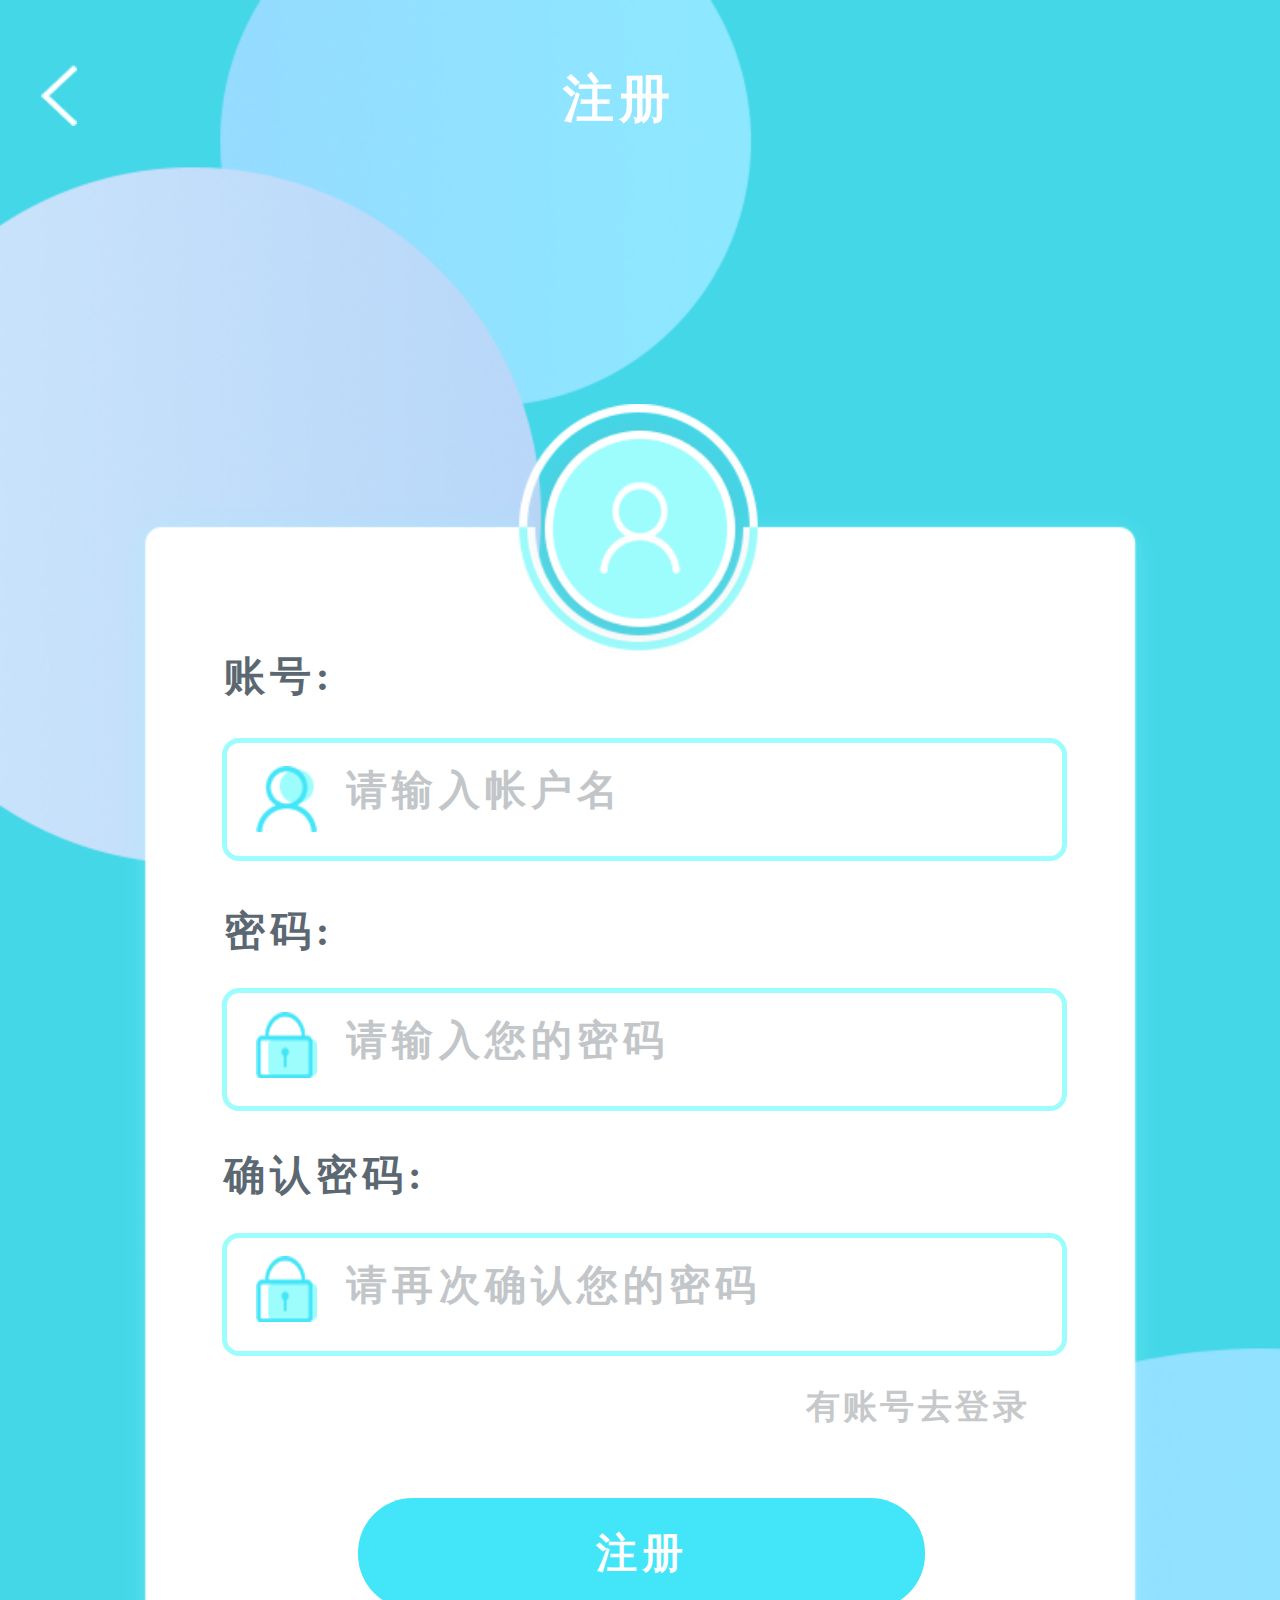
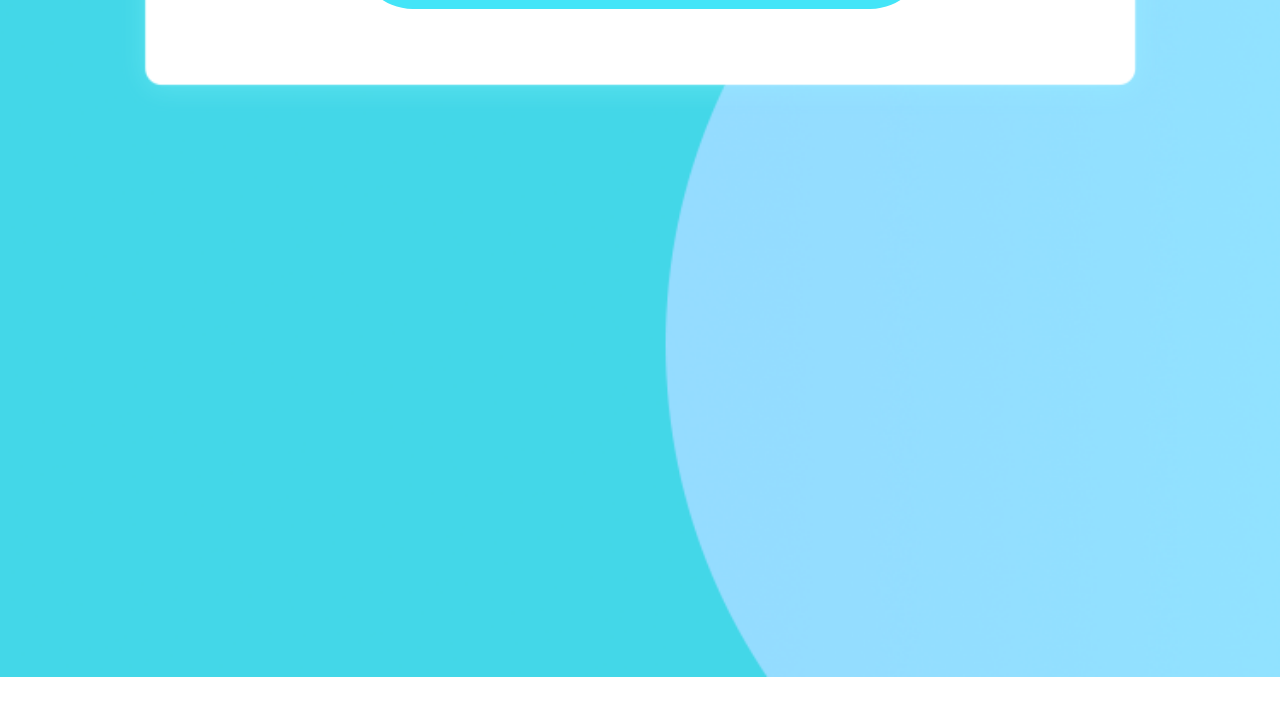
<file: index5.html>
<!DOCTYPE html>
<html lang="en">
<head>
	<meta charset="UTF-8">
	<meta name="viewport" content="width=device-width,initial-scale=1.0,maximum-scale=1.0,user-scalable=0">
	<link rel="stylesheet" href="css/index5.css">
	<title>注册</title>
	<script src="js/rem.js"></script>
</head>
<body>
	<!-- 注册开始 -->
	<img src="img/zhuce.png" alt="">
	<div class="fanhui">
		<img src="img/fanhui.png" alt="">
	</div>
	<div class="biaoti">注册</div>
	<div class="dengl">
		<img src="img/zhuce1.png" alt="">
		<div class="zhanghao">账号:</div>
		<input type="text" class="zhanghuming" placeholder="请输入帐户名">
		<img src="img/zhanghu.png" alt="" class="zhanghu">
		<div class="mima">密码:</div>
		<input type="text" class="mimaming" placeholder="请输入您的密码">
		<img src="img/mima.png" alt="" class="mima1">
		<div class="queren">确认密码:</div>
		<input type="text" class="querenming" placeholder="请再次确认您的密码">
		<img src="img/mima.png" alt="" class="querenma">
		<div class="wangji">有账号去登录</div>
		<a href="index4.html" target="_blank"><div class="button">
			<div class="deng">注册</div>
		</div></a>
	</div>
	<!-- 注册结束 -->
</body>
</html>
</file>
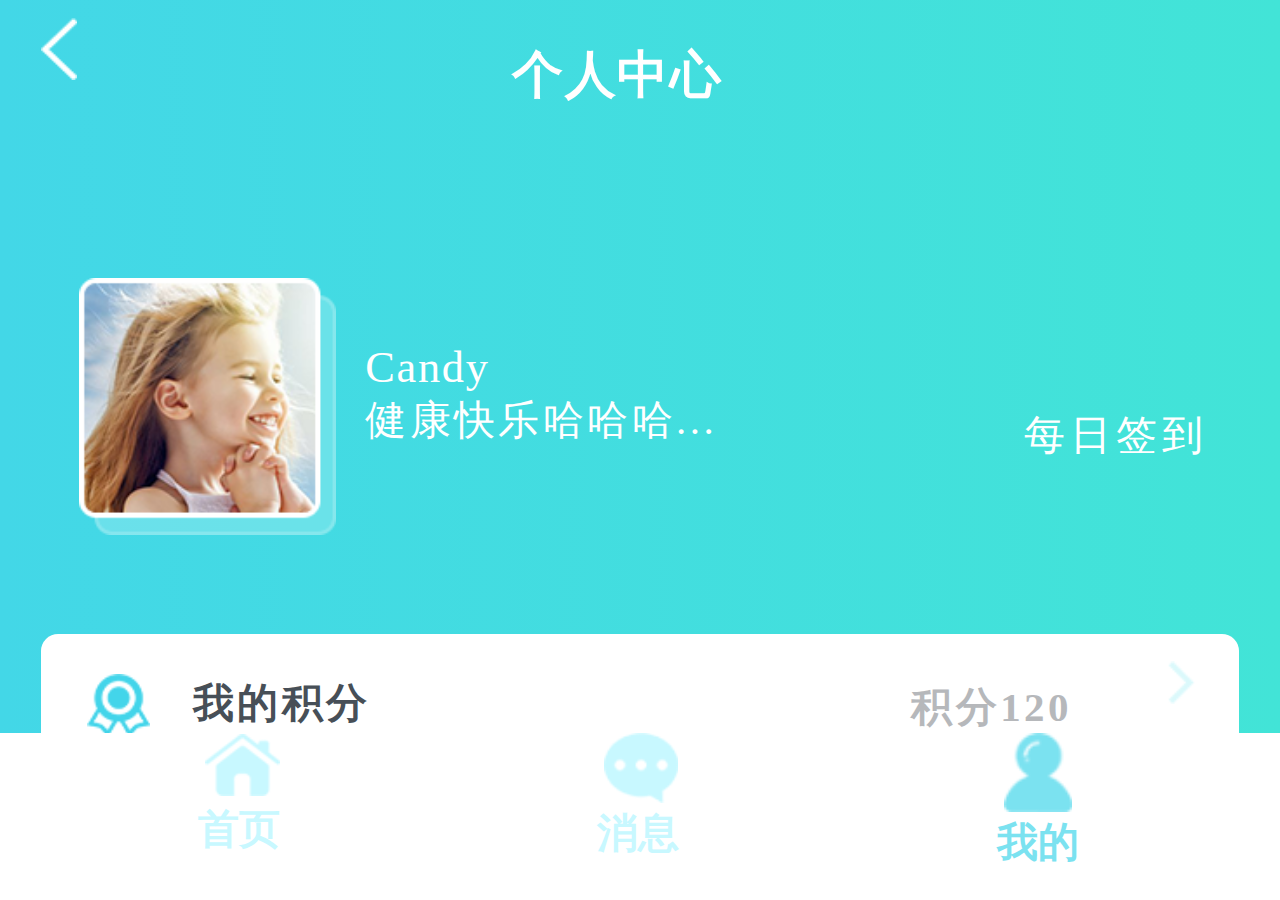
<file: index6.html>
<!DOCTYPE html>
<html lang="en">
<head>
	<meta charset="UTF-8">
	<meta name="viewport" content="width=device-width,initial-scale=1.0,maximum-scale=1.0,user-scalable=0">
	<link rel="stylesheet" href="css/index6.css">
	<title>个人中心</title>
	<script src="js/rem.js"></script>
</head>
<body>
	<!-- 个人中心开始 -->
	<div class="geren">
		<div class="zhuangtai">
			<div class="fanhui">
				<img src="img/fanhui.png" alt="">
			</div>
			<div class="biaoti">个人中心</div>
		</div>
		<div class="left">
			<div class="candy">Candy</div>
			<div class="jiankang">健康快乐哈哈哈...</div>
			<img src="img/geren.png" alt="" class="zhongxin">
		</div>
		<div class="qiandao">每日签到</div>
		<div class="xinxi">
			<img src="img/jifen.png" alt="" class="jifen">
			<div class="ji">我的积分</div>
			<div class="fen">积分120</div>
			<img src="img/xian.png" alt="" class="xian">
			<img src="img/jiantou.png" alt="" class="jiantou1">

			<img src="img/guan.png" alt="" class="zhu">
			<div class="guanzhu">我的关注</div>
			<img src="img/xian.png" alt="" class="xian1">
			<img src="img/jiantou.png" alt="" class="jiantou2">

			<img src="img/shoucang.png" alt="" class="shou">
			<div class="shoucang">我的收藏</div>
			<img src="img/xian.png" alt="" class="xian2">
			<img src="img/jiantou.png" alt="" class="jiantou3">

			<img src="img/shezhi.png" alt="" class="she">
			<div class="shezhi">设置与帮助</div>
			<img src="img/xian.png" alt="" class="xian3">
			<img src="img/jiantou.png" alt="" class="jiantou4">

			<img src="img/lishi.png" alt="" class="li">
			<div class="lishi">历史记录</div>
			<img src="img/xian.png" alt="" class="xian4">
			<img src="img/jiantou.png" alt="" class="jiantou5">

			<img src="img/kefu.png" alt="" class="ke">
			<div class="kefu">客服</div>
			<div class="dianhua">电话:400-825-8866</div>
		</div>
		<div class="bottomtab">
			<div class="box">
				<a href="index.html" target="_blank"><img src="img/shouye.png" alt="">
				<div class="shouye">首页</div></a>
			</div>
			<div class="box1">
				<img src="img/xiaoxi.png" alt="">
				<div class="xiaoxi">消息</div>
			</div>
			<div class="box2">
				<img src="img/wode.png" alt="">
				<div class="wode">我的</div>
			</div>
		</div>
	</div>
	<!-- 个人中心结束 -->
</body>
</html>
</file>
<file: css/index.css>
*{
	padding: 0;
	margin: 0;
	list-style: none;
}
a{
	text-decoration: none;
}
.topTab{
	width: 7.5rem;
	height: 0.88rem;
	background: -webkit-linear-gradient(left,#43d7e7,#42e4d7);
	/* 固定定位，相对于窗口去定位 */
	position: fixed;
	top: 0;
	left: 0;
	margin: 0 auto;
	font-family: PingFang SC;
	/* 层级：定位中才会遇到 */
	z-index: 3;
}
.topTab .position{
	width: 1.16rem;
	height: 0.88rem;
	float: left;
	/* background: yellow; */
	text-align: center;
	line-height: 0.88rem;
	font-size: 0.3rem;
	font-weight: 700;
	color: #fff;
}
.topTab .searchBox{
	width: 5.18rem;
	height: 0.48rem;
	background: #fff;
	border-radius: 0.23rem;
	border: 0;
	float: left;
	padding-left: 0.7rem;
	box-sizing: border-box;
	margin-top: 0.2rem;
	font-size: 0.24rem;
	color: #4ae2f8;
	letter-spacing: 0.02rem;
}
::-webkit-input-placeholder{
	color: #c6f5fc;
}
.topTab .message{
	width: 1.18rem;
	height: 0.88rem;
	float: right;
	/* background: pink; */
	margin-top: -0.68rem;
	overflow: hidden;
}
.topTab img{
	width: 0.35rem;
	height: 0.35rem;
	margin-left: -4.96rem;
	margin-bottom: 0.44rem;
}
.topTab .message img{
	width: 0.35rem;
	height: 0.3rem;
	margin-left: 0.34rem;
	margin-bottom: 0.44rem;
}
.banner{
	width: 100%;
	/* height: 3.5rem; */
	position: absolute;
}
.banner img{
	width: 100%;
	height: 3.5rem;
	margin-top: 0.88rem;
}
.banner .dot{
	width: 100%;
	height: 0.12rem;
	/* background: yellow; */
	position: absolute;
	margin-top: -0.6rem;
	left: 3.46rem;
}
.banner .swiper-pagination-bullet{
	background: #43d6e9;
}
.banner .swiper-pagination-bullet-active{
	background: #43d6e9;
}
.banner .dot .dot1{
	width: 0.12rem;
	height: 0.12rem;
	background: #43d6e9;
	border-radius: 50%;
	float: left;
	margin-right: 0.12rem;
}
.banner .dot .dot2{
	background: #c0f8ff;
}

.gongneng{
	width: 100%;
	height: 3.16rem;
	/* background: orange; */
	overflow: hidden;
	position: absolute;
	margin-top: 4.38rem;
	font-family: PingFang SC;
}
.gongneng .tubiao1{
	width: 1.25rem;
	/* height: 1.95rem; */
	/* background: pink; */
	float: left;
	margin-left: 0.96rem;
	margin-top: 0.32rem;
}
.gongneng .tubiao1 img{
	width: 1.0rem;
	height: 1.0rem;
	margin-left: 0.14rem;
}
.gongneng .tubiao1 .a{
	font-size: 0.24rem;
	font-weight: 700;
	text-align: center;
	margin-top: -0.2rem;
	font-weight: 700;
}

.gongneng .tubiao2{
	width: 1.25rem;
	/* height: 1.95rem; */
	/* background: pink; */
	float: left;
	margin-left: 0.96rem;
	margin-top: 0.32rem;
}
.gongneng .tubiao2 img{
	width: 1.0rem;
	height: 1.0rem;
	margin-left: 0.14rem;
}
.gongneng .tubiao2 .a{
	font-size: 0.24rem;
	font-weight: 700;
	margin-top: -0.2rem;
	text-align: center;
	font-weight: 700;
}

.gongneng .tubiao3{
	width: 1.25rem;
	/* height: 1.95rem; */
	/* background: pink; */
	float: left;
	margin-left: 0.96rem;
	margin-top: 0.32rem;
}
.gongneng .tubiao3 img{
	width: 1.0rem;
	height: 1.0rem;
	margin-left: 0.14rem;
}
.gongneng .tubiao3 .a{
	font-size: 0.24rem;
	font-weight: 700;
	margin-top: -0.2rem;
	text-align: center;
	font-weight: 700;
}
.gongneng .tese{
	width: 7.02rem;
	height: 0.76rem;
	background: -webkit-linear-gradient(left,#43d7e7,#42e4d7);
	border-radius: 0.38rem;
	margin-top: 2.2rem;
	margin-left: 0.24rem;
	box-shadow: 0 0.04rem 0.18rem #a0e8f2;
}
.gongneng .tese .zi{
	color: #fff;
	font-size: 0.24rem;
	font-weight: 700;
	line-height: 0.76rem;
	text-align: center;
	letter-spacing: 0.02rem;
}
.gongneng .tese .xing{
	width: 100%;
	margin-top: -1.2rem;
	margin-left: 0.88rem;
}
.gongneng .tese img{
	width: 5.26rem;
	height: 0.50rem;
}
.biaoti{
	width: 3.75rem;
	height: 1.5rem;
	/* background: yellow; */
	position: absolute;
	margin-top: 7.1rem;
}
.biaoti img{
	width: 0.4rem;
	height: 0.42rem;
	margin-left: 0.24rem;
	margin-top: -0.3rem;
}
.biaoti .zhong{
	color: #3d3f4c;
	font-size: 0.24rem;
	font-weight: 700;
	font-family: PingFang SC;
	margin-left: 0.78rem;
	margin-top: -0.78rem;
}
.biaoti .ying{
	color: #8a8b91;
	font-size: 0.2rem;
	font-weight: 500;
	font-family: San Francisco display;
	margin-left: 0.78rem;
	margin-top: -0.06rem;
}

.liebiao{
	width: 7.02rem;
	height: 1.44rem;
	background: #fff;
	position: absolute;
	border-radius: 0.1rem;
	margin-top: 8.5rem;
	margin-left: 0.24rem;
	box-shadow: 0 0.08rem 0.2rem #f2f1f1;
	margin-bottom: 0.24rem;
}
.liebiao .left img{
	width: 1.5rem;
	height: 1.2rem;
	margin-left: 0.1rem;
	margin-top: 0.11rem;
}
.liebiao .right .ti{
	font-size: 0.24rem;
	font-weight: 700;
	font-family: PingFang SC;
	margin-left: 1.84rem;
	margin-top: -1.4rem;
	letter-spacing: 0.02rem;
}
.liebiao .right img{
	width: 0.22rem;
	/* height: 0.21rem; */
	float: right;
	margin-top: -0.3rem;
	margin-right: 1.6rem;
}
.liebiao .right .shijian{
	color: #43d5ea;
	font-size: 0.2rem;
	font-weight: 500;
	font-family: San Francisco display;
	float: right;
	margin-top: -0.36rem;
	margin-right: 0.26rem;
}
.liebiao .right p{
	color: #a2a2a7;
	font-size: 0.24rem;
	font-weight: 700;
	font-family: PingFang SC;
	margin-left: 1.84rem;
	margin-right: -0.01rem;
	letter-spacing: 0.02rem;
}

.liebiao1{
	width: 7.02rem;
	height: 1.44rem;
	background: #fff;
	position: absolute;
	border-radius: 0.1rem;
	margin-top: 10.24rem;
	margin-left: 0.24rem;
	box-shadow: 0 0.08rem 0.2rem #f2f1f1;
}
.liebiao1 .left img{
	width: 1.5rem;
	height: 1.2rem;
	margin-left: 0.1rem;
	margin-top: 0.11rem;
}
.liebiao1 .right .ti{
	font-size: 0.24rem;
	font-weight: 700;
	font-family: PingFang SC;
	margin-left: 1.84rem;
	margin-top: -1.4rem;
	letter-spacing: 0.02rem;
}
.liebiao1 .right img{
	width: 0.22rem;
	/* height: 0.21rem; */
	float: right;
	margin-top: -0.3rem;
	margin-right: 1.6rem;
}
.liebiao1 .right .shijian{
	color: #43d5ea;
	font-size: 0.2rem;
	font-weight: 500;
	font-family: San Francisco display;
	float: right;
	margin-top: -0.36rem;
	margin-right: 0.26rem;
}
.liebiao1 .right p{
	color: #a2a2a7;
	font-size: 0.24rem;
	font-weight: 700;
	font-family: PingFang SC;
	margin-left: 1.84rem;
	margin-right: -0.01rem;
	letter-spacing: 0.02rem;
}
.liebiao2{
	width: 7.02rem;
	height: 1.44rem;
	background: #fff;
	position: absolute;
	border-radius: 0.1rem;
	margin-top: 11.98rem;
	margin-left: 0.24rem;
	box-shadow: 0 0.08rem 0.2rem #f2f1f1;
}
.liebiao2 .left img{
	width: 1.5rem;
	height: 1.2rem;
	margin-left: 0.1rem;
	margin-top: 0.11rem;
}
.liebiao2 .right .ti{
	font-size: 0.24rem;
	font-weight: 700;
	font-family: PingFang SC;
	margin-left: 1.84rem;
	margin-top: -1.4rem;
	letter-spacing: 0.02rem;
}
.liebiao2 .right img{
	width: 0.22rem;
	/* height: 0.21rem; */
	float: right;
	margin-top: -0.3rem;
	margin-right: 1.6rem;
}
.liebiao2 .right .shijian{
	color: #43d5ea;
	font-size: 0.2rem;
	font-weight: 500;
	font-family: San Francisco display;
	float: right;
	margin-top: -0.36rem;
	margin-right: 0.26rem;
}
.liebiao2 .right p{
	color: #a2a2a7;
	font-size: 0.24rem;
	font-weight: 700;
	font-family: PingFang SC;
	margin-left: 1.84rem;
	margin-right: -0.01rem;
	letter-spacing: 0.02rem;
}
.liebiao3{
	width: 7.02rem;
	height: 1.44rem;
	background: #fff;
	position: absolute;
	border-radius: 0.1rem;
	margin-top: 13.68rem;
	margin-left: 0.24rem;
	box-shadow: 0 0.08rem 0.2rem #f2f1f1;
	margin-bottom: 1.26rem;
}
.liebiao3 .left img{
	width: 1.5rem;
	height: 1.2rem;
	margin-left: 0.1rem;
	margin-top: 0.11rem;
}
.liebiao3 .right .ti{
	font-size: 0.24rem;
	font-weight: 700;
	font-family: PingFang SC;
	margin-left: 1.84rem;
	margin-top: -1.4rem;
	letter-spacing: 0.02rem;
}
.liebiao3 .right img{
	width: 0.22rem;
	/* height: 0.21rem; */
	float: right;
	margin-top: -0.3rem;
	margin-right: 1.6rem;
}
.liebiao3 .right .shijian{
	color: #43d5ea;
	font-size: 0.2rem;
	font-weight: 500;
	font-family: San Francisco display;
	float: right;
	margin-top: -0.36rem;
	margin-right: 0.26rem;
}
.liebiao3 .right p{
	color: #a2a2a7;
	font-size: 0.24rem;
	font-weight: 700;
	font-family: PingFang SC;
	margin-left: 1.84rem;
	margin-right: -0.01rem;
	letter-spacing: 0.02rem;
}


.bottomtab{
	width: 100%;
	height: 0.98rem;
	position: fixed;
	background: #fff;
	box-shadow: 0 0.1rem 0.2rem #c7c8c9;
	bottom: 0;
	left: 0;
}
.bottomtab .box{
	width: 2.34rem;
	height: 100%;
	float: left;
	box-sizing: border-box;
}
.bottomtab .box img{
	width: 0.44rem;
	/* height: 0.36rem; */
	margin-bottom: 0.54rem;
	margin-left: 1.2rem;
}
.bottomtab .box .shouye{
	color: #43d5ea;
	font-size: 0.24rem;
	margin-top: -0.74rem;
	margin-left: 1.16rem;
	font-weight: 700;
	font-family: PingFang SC;
}
.bottomtab .box1{
	width: 2.34rem;
	height: 100%;
	float: left;
	box-sizing: border-box;
}
.bottomtab .box1 img{
	width: 0.43rem;
	margin-bottom: 0.52rem;
	margin-left: 1.2rem;
}
.bottomtab .box1 .xiaoxi{
	color: #c8f8ff;
	font-size: 0.24rem;
	margin-top: -0.74rem;
	margin-left: 1.16rem;
	font-weight: 700;
	font-family: PingFang SC;
}
.bottomtab .box2{
	width: 2.34rem;
	height: 100%;
	float: left;
	box-sizing: border-box;
}
.bottomtab .box2 img{
	width: 0.4rem;
	margin-bottom: 0.52rem;
	margin-left: 1.2rem;
}
.bottomtab .box2 .wode{
	color: #c8f8ff;
	font-size: 0.24rem;
	margin-top: -0.74rem;
	margin-left: 1.16rem;
	font-weight: 700;
	font-family: PingFang SC;
}
</file>
<file: css/index1.css>
*{
	padding: 0;
	margin: 0;
	list-style: none;
}
a{
	text-decoration: none;
}
.zhuangtai{
	width: 7.5rem;
	height: 0.88rem;
	background: -webkit-linear-gradient(left,#43d7e7,#42e4d7);
	position: fixed;
	top: 0;
	left: 0;
	margin: 0 auto;
	font-family: PingFang SC;
	z-index: 3;
}
.zhuangtai .fanhui{
	width: 0.8rem;
	float: left;
}
.zhuangtai .fanhui img{
	width: 0.21rem;
	height: 0.36rem;
	margin-bottom: 0.44rem;
	margin-left: 0.24rem;
}
.zhuangtai .biaoti{
	font-size: 0.3rem;
	color: #fff;
	font-weight: 700;
	letter-spacing: 0.01rem;
	line-height: 0.88rem;
	margin-left: 2.68rem;
}

.box1{
	width: 3.28rem;
	height: 4.46rem;
	background: #fff;
	box-shadow: 0 0.05rem 0.2rem #c5f8fe;
	margin-left: 0.24rem;
	margin-top: 1.2rem;
	position: relative;
}
.box1 .yisheng{
	width: 1.96rem;
	height: 2rem;
	margin-top: 0.24rem;
	margin-left: 0.6rem;
}
.box1 .name{
	font-size: 0.26rem;
	color: #2c2f31;
	margin-top: -0.16rem;
	margin-left: 1.24rem;
	font-weight: 700;
	font-family: PingFang SC;
}
.box1 .zhuren{
	font-size: 0.26rem;
	color: #6a6c6d;
	margin-top: 0.04rem;
	margin-left: 1.02rem;
	font-weight: 700;
	font-family: PingFang SC;
}
.box1 .yuan{
	width: 0.05rem;
	height: 0.05rem;
	background: #76eff8;
	border-radius: 50%;
	margin-left: 1.66rem;
	margin-top: -0.2rem;
}
.box1 .guanzhu{
	width: 0.38rem;
	height: 0.31rem;
	margin-left: 0.4rem;
	margin-bottom: 0.4rem;
}
.box1 .shu{
	font-size: 0.26rem;
	color: #141b2a;
	font-weight: 500;
	font-family: San Francisco display;
	margin-left: 0.92rem;
	margin-top: -1rem;
}
.box1 .hengxian{
	width: 0.3rem;
	height: 0.03rem;
	background: #76eff8;
	margin-left: 0.92rem;
}
.box1 .haoping{
	width: 0.35rem;
	height: 0.38rem;
	margin-left: 2.01rem;
	margin-top: -0.36rem;
	position: absolute;
}
.box1 .shu1{
	font-size: 0.26rem;
	color: #141b2a;
	font-weight: 500;
	font-family: San Francisco display;
	margin-left: 2.43rem;
	margin-top: -0.36rem;
}
.box1 .hengxian1{
	width: 0.3rem;
	height: 0.03rem;
	background: #76eff8;
	margin-left: 2.43rem;
}
.box1 .di{
	width: 1.82rem;
	height: 0.54rem;
	border-radius: 0.8rem;
	background: #8bfff5;
	margin-left: 0.8rem;
	margin-top: 0.6rem;
}
.box1 .di .zi{
	font-size: 0.24rem;
	color: #fff;
	font-weight: 700;
	letter-spacing: 0.02rem;
	line-height: 0.54rem;
	text-align: center;
}

.box2{
	width: 3.28rem;
	height: 4.46rem;
	background: #fff;
	box-shadow: 0 0.05rem 0.2rem #c5f8fe;
	margin-left: 0.24rem;
	margin-top: 0.7rem;
	position: relative;
}
.box2 .yisheng{
	width: 1.96rem;
	height: 2rem;
	margin-top: 0.24rem;
	margin-left: 0.6rem;
}
.box2 .name{
	font-size: 0.26rem;
	color: #2c2f31;
	margin-top: -0.16rem;
	margin-left: 1.24rem;
	font-weight: 700;
	font-family: PingFang SC;
}
.box2 .zhuren{
	font-size: 0.26rem;
	color: #6a6c6d;
	margin-top: 0.04rem;
	margin-left: 1.02rem;
	font-weight: 700;
	font-family: PingFang SC;
}
.box2 .yuan{
	width: 0.05rem;
	height: 0.05rem;
	background: #76eff8;
	border-radius: 50%;
	margin-left: 1.66rem;
	margin-top: -0.2rem;
}
.box2 .guanzhu{
	width: 0.38rem;
	height: 0.31rem;
	margin-left: 0.4rem;
	margin-bottom: 0.4rem;
}
.box2 .shu{
	font-size: 0.26rem;
	color: #141b2a;
	font-weight: 500;
	font-family: San Francisco display;
	margin-left: 0.92rem;
	margin-top: -1rem;
}
.box2 .hengxian{
	width: 0.3rem;
	height: 0.03rem;
	background: #76eff8;
	margin-left: 0.92rem;
}
.box2 .haoping{
	width: 0.35rem;
	height: 0.38rem;
	margin-left: 2.01rem;
	margin-top: -0.36rem;
	position: absolute;
}
.box2 .shu1{
	font-size: 0.26rem;
	color: #141b2a;
	font-weight: 500;
	font-family: San Francisco display;
	margin-left: 2.43rem;
	margin-top: -0.36rem;
}
.box2 .hengxian1{
	width: 0.3rem;
	height: 0.03rem;
	background: #76eff8;
	margin-left: 2.43rem;
}
.box2 .di{
	width: 1.82rem;
	height: 0.54rem;
	border-radius: 0.8rem;
	background: #8bfff5;
	margin-left: 0.8rem;
	margin-top: 0.6rem;
}
.box2 .di .zi{
	font-size: 0.24rem;
	color: #fff;
	font-weight: 700;
	letter-spacing: 0.02rem;
	line-height: 0.54rem;
	text-align: center;
}

.box3{
	width: 3.28rem;
	height: 4.46rem;
	background: #fff;
	box-shadow: 0 0.05rem 0.2rem #c5f8fe;
	margin-left: 4rem;
	margin-top: -9.6rem;
	position: relative;
}
.box3 .yisheng{
	width: 1.96rem;
	height: 2rem;
	margin-top: 0.24rem;
	margin-left: 0.6rem;
}
.box3 .name{
	font-size: 0.26rem;
	color: #2c2f31;
	margin-top: -0.16rem;
	margin-left: 1.24rem;
	font-weight: 700;
	font-family: PingFang SC;
}
.box3 .zhuren{
	font-size: 0.26rem;
	color: #6a6c6d;
	margin-top: 0.04rem;
	margin-left: 1.02rem;
	font-weight: 700;
	font-family: PingFang SC;
}
.box3 .yuan{
	width: 0.05rem;
	height: 0.05rem;
	background: #76eff8;
	border-radius: 50%;
	margin-left: 1.66rem;
	margin-top: -0.2rem;
}
.box3 .guanzhu{
	width: 0.38rem;
	height: 0.31rem;
	margin-left: 0.4rem;
	margin-bottom: 0.4rem;
}
.box3 .shu{
	font-size: 0.26rem;
	color: #141b2a;
	font-weight: 500;
	font-family: San Francisco display;
	margin-left: 0.92rem;
	margin-top: -1rem;
}
.box3 .hengxian{
	width: 0.3rem;
	height: 0.03rem;
	background: #76eff8;
	margin-left: 0.92rem;
}
.box3 .haoping{
	width: 0.35rem;
	height: 0.38rem;
	margin-left: 2.01rem;
	margin-top: -0.36rem;
	position: absolute;
}
.box3 .shu1{
	font-size: 0.26rem;
	color: #141b2a;
	font-weight: 500;
	font-family: San Francisco display;
	margin-left: 2.43rem;
	margin-top: -0.36rem;
}
.box3 .hengxian1{
	width: 0.3rem;
	height: 0.03rem;
	background: #76eff8;
	margin-left: 2.43rem;
}
.box3 .di{
	width: 1.82rem;
	height: 0.54rem;
	border-radius: 0.8rem;
	background: #8bfff5;
	margin-left: 0.8rem;
	margin-top: 0.6rem;
}
.box3 .di .zi{
	font-size: 0.24rem;
	color: #fff;
	font-weight: 700;
	letter-spacing: 0.02rem;
	line-height: 0.54rem;
	text-align: center;
}

.box4{
	width: 3.28rem;
	height: 4.46rem;
	background: #fff;
	box-shadow: 0 0.05rem 0.2rem #c5f8fe;
	margin-left: 4rem;
	margin-top: 0.7rem;
	position: relative;
}
.box4 .yisheng{
	width: 1.96rem;
	height: 2rem;
	margin-top: 0.24rem;
	margin-left: 0.6rem;
}
.box4 .name{
	font-size: 0.26rem;
	color: #2c2f31;
	margin-top: -0.16rem;
	margin-left: 1.24rem;
	font-weight: 700;
	font-family: PingFang SC;
}
.box4 .zhuren{
	font-size: 0.26rem;
	color: #6a6c6d;
	margin-top: 0.04rem;
	margin-left: 1.02rem;
	font-weight: 700;
	font-family: PingFang SC;
}
.box4 .yuan{
	width: 0.05rem;
	height: 0.05rem;
	background: #76eff8;
	border-radius: 50%;
	margin-left: 1.66rem;
	margin-top: -0.2rem;
}
.box4 .guanzhu{
	width: 0.38rem;
	height: 0.31rem;
	margin-left: 0.4rem;
	margin-bottom: 0.4rem;
}
.box4 .shu{
	font-size: 0.26rem;
	color: #141b2a;
	font-weight: 500;
	font-family: San Francisco display;
	margin-left: 0.92rem;
	margin-top: -1rem;
}
.box4 .hengxian{
	width: 0.3rem;
	height: 0.03rem;
	background: #76eff8;
	margin-left: 0.92rem;
}
.box4 .haoping{
	width: 0.35rem;
	height: 0.38rem;
	margin-left: 2.01rem;
	margin-top: -0.36rem;
	position: absolute;
}
.box4 .shu1{
	font-size: 0.26rem;
	color: #141b2a;
	font-weight: 500;
	font-family: San Francisco display;
	margin-left: 2.43rem;
	margin-top: -0.36rem;
}
.box4 .hengxian1{
	width: 0.3rem;
	height: 0.03rem;
	background: #76eff8;
	margin-left: 2.43rem;
}
.box4 .di{
	width: 1.82rem;
	height: 0.54rem;
	border-radius: 0.8rem;
	background: #8bfff5;
	margin-left: 0.8rem;
	margin-top: 0.6rem;
}
.box4 .di .zi{
	font-size: 0.24rem;
	color: #fff;
	font-weight: 700;
	letter-spacing: 0.02rem;
	line-height: 0.54rem;
	text-align: center;
}
.zuihou{
	font-size: 0.26rem;
	color: #43d5ea;
	font-weight: 700;
	letter-spacing: 0.04rem;
	margin-left: 2.83rem;
	margin-top: 0.5rem;
}
</file>
<file: css/index2.css>
*{
	padding: 0;
	margin: 0;
	list-style: none;
}
a{
	text-decoration: none;
}
.zhuangtai{
	width: 100%;
	height: 1.55rem;
	background: -webkit-linear-gradient(left,#43d7e7,#42e4d7);
	position: fixed;
	top: 0;
	left: 0;
	margin: 0 auto;
	font-family: PingFang SC;
	z-index: 3;
}
.zhuangtai .fanhui{
	width: 0.8rem;
	float: left;
}
.zhuangtai .fanhui img{
	width: 0.21rem;
	height: 0.36rem;
	margin-bottom: 0.44rem;
	margin-left: 0.24rem;
}
.zhuangtai .biaoti{
	font-size: 0.3rem;
	color: #fff;
	font-weight: 700;
	letter-spacing: 0.01rem;
	line-height: 0.88rem;
	margin-left: 2.98rem;
}
.zhuangtai .searchBox{
	width: 5.18rem;
	height: 0.48rem;
	background: #fff;
	border-radius: 0.23rem;
	border: 0;
	float: left;
	padding-left: 0.7rem;
	box-sizing: border-box;
	font-size: 0.24rem;
	color: #4ae2f8;
	letter-spacing: 0.02rem;
	margin-left: 0.4rem;
}
::-webkit-input-placeholder{
	color: #c6f5fc;
}
.zhuangtai img{
	width: 0.35rem;
	height: 0.35rem;
	margin-left: -4.96rem;
	margin-bottom: 0.62rem;
}
.left{
	width: 3.32rem;
	height: 1.68rem;
	background: #fff;
	border-radius: 0.1rem;
	box-shadow: 0 0.05rem 0.2rem #c5f8fe;
	margin-left: 0.24rem;
	margin-top: 1.86rem;
}
.left img{
	width: 0.3rem;
	height: 0.33rem;
	margin-left: 0.26rem;
	margin-bottom: 0.48rem;
}
.left .tiao{
	width: 0.2rem;
	height: 0.03rem;
	background: #42dbe2;
	margin-top: -0.5rem;
	margin-left: 0.26rem;
}
.left .quick{
	font-size: 0.2rem;
	font-family: Helvetica Neue LT Std;
	color: #424a57;
	font-weight: 700;
	margin-left: 0.24rem;
}
.left .zhong{
	font-size: 0.28rem;
	color: #43d9e6;
	font-weight: 700;
	font-family: PingFang SC;
	margin-left: 0.24rem;
	letter-spacing: 0.01rem;
}
.left .xian{
	width: 0.07rem;
	height: 1.51rem;
	background: #43d9e6;
	border-radius: 0.8rem;
	margin-left: 3.16rem;
	margin-top: -1.42rem;
}
.right{
	width: 3.32rem;
	height: 1.68rem;
	background: #fff;
	border-radius: 0.1rem;
	box-shadow: 0 0.05rem 0.2rem #c5f8fe;
	margin-left: 4rem;
	margin-top: -1.7rem;
}
.right img{
	width: 0.3rem;
	height: 0.33rem;
	margin-left: 0.26rem;
	margin-bottom: 0.48rem;
}
.right .tiao{
	width: 0.2rem;
	height: 0.03rem;
	background: #42dbe2;
	margin-top: -0.5rem;
	margin-left: 0.26rem;
}
.right .quick{
	font-size: 0.2rem;
	font-family: Helvetica Neue LT Std;
	color: #424a57;
	font-weight: 700;
	margin-left: 0.24rem;
}
.right .zhong{
	font-size: 0.28rem;
	color: #43d9e6;
	font-weight: 700;
	font-family: PingFang SC;
	margin-left: 0.24rem;
	letter-spacing: 0.01rem;
}
.right .xian{
	width: 0.07rem;
	height: 1.51rem;
	background: #43d9e6;
	border-radius: 0.8rem;
	margin-left: 3.16rem;
	margin-top: -1.42rem;
}
.hanzi{
	font-size: 0.28rem;
	color: #404547;
	font-weight: 900;
	font-family: PingFang SC;
	margin-left: 3.2rem;
	margin-top: 0.5rem;
	letter-spacing: 0.01rem;
}
.yingwen{
	font-size: 0.24rem;
	color: #8fe7ef;
	font-weight: 500;
	font-family: San Francisc display;
	margin-left: 1.92rem;
}
.zuo{
	width: 0.15rem;
	height: 0.02rem;
	background: #42dbe2;
	margin-left: 1.6rem;
	margin-top: -0.16rem;
}
.you{
	width: 0.15rem;
	height: 0.02rem;
	background: #42dbe2;
	margin-left: 5.7rem;
	margin-top: -0.02rem;
}

.keshi{
	width: 2.34rem;
	height: 2.52rem;
	background: #fff;
	box-shadow: 0 0.05rem 0.2rem #ebe7e7;
	margin-top: 0.47rem;
	margin-left: 0.24rem;
}
.keshi .fuke{
	width: 1.1rem;
	height: 1.1rem;
	margin-top: 0.33rem;
	margin-left: 0.62rem;
}
.keshi .fu{
	font-size: 0.26rem;
	color: #363c41;
	font-weight: 700;
	font-family: PingFang SC;
	margin-left: 0.86rem;
	margin-bottom: 0.22rem;
	letter-spacing: 0.01rem;
}
.keshi .ke{
	color: #86888a;
	font-size: 0.24rem;
	font-weight: 700;
	font-family: Helvetica Neue LT Std;
	margin-left: 0.17rem;
	margin-top: -0.26rem;
	letter-spacing: 0.01rem;
}
.keshi .zuoyuan{
	width: 0.06rem;
	height: 0.06rem;
	background: #63d1ff;
	margin-left: 0.73rem;
	margin-top: -0.46rem;
}
.keshi .youyuan{
	width: 0.06rem;
	height: 0.06rem;
	background: #63d1ff;
	margin-left: 1.47rem;
	margin-top: -0.07rem;
}
.keshi1{
	width: 2.34rem;
	height: 2.52rem;
	background: #fff;
	box-shadow: 0 0.05rem 0.2rem #ebe7e7;
	margin-top: -2.52rem;
	margin-left: 2.6rem;
}
.keshi1 .fuke{
	width: 1.1rem;
	height: 1.1rem;
	margin-top: 0.33rem;
	margin-left: 0.62rem;
}
.keshi1 .fu{
	font-size: 0.26rem;
	color: #363c41;
	font-weight: 700;
	font-family: PingFang SC;
	margin-left: 0.86rem;
	margin-bottom: 0.22rem;
	letter-spacing: 0.01rem;
}
.keshi1 .ke{
	color: #86888a;
	font-size: 0.24rem;
	font-weight: 700;
	font-family: Helvetica Neue LT Std;
	text-align: center;
	margin-top: -0.26rem;
	letter-spacing: 0.01rem;
}
.keshi1 .zuoyuan{
	width: 0.06rem;
	height: 0.06rem;
	background: #44e7d9;
	margin-left: 0.73rem;
	margin-top: -0.46rem;
}
.keshi1 .youyuan{
	width: 0.06rem;
	height: 0.06rem;
	background: #44e7d9;
	margin-left: 1.47rem;
	margin-top: -0.07rem;
}

.keshi2{
	width: 2.34rem;
	height: 2.52rem;
	background: #fff;
	box-shadow: 0 0.05rem 0.2rem #ebe7e7;
	margin-top: -2.52rem;
	margin-left: 4.96rem;
}
.keshi2 .fuke{
	width: 1.1rem;
	height: 1.1rem;
	margin-top: 0.33rem;
	margin-left: 0.62rem;
}
.keshi2 .fu{
	font-size: 0.26rem;
	color: #363c41;
	font-weight: 700;
	font-family: PingFang SC;
	margin-left: 0.86rem;
	margin-bottom: 0.22rem;
	letter-spacing: 0.01rem;
}
.keshi2 .ke{
	color: #86888a;
	font-size: 0.24rem;
	font-weight: 700;
	font-family: Helvetica Neue LT Std;
	text-align: center;
	margin-top: -0.26rem;
	letter-spacing: 0.01rem;
}
.keshi2 .zuoyuan{
	width: 0.06rem;
	height: 0.06rem;
	background: #7585ff;
	margin-left: 0.73rem;
	margin-top: -0.46rem;
}
.keshi2 .youyuan{
	width: 0.06rem;
	height: 0.06rem;
	background: #7585ff;
	margin-left: 1.47rem;
	margin-top: -0.07rem;
}

.keshi3{
	width: 2.34rem;
	height: 2.52rem;
	background: #fff;
	box-shadow: 0 0.05rem 0.2rem #ebe7e7;
	margin-top: 0.1rem;
	margin-left: 0.22rem;
}
.keshi3 .fuke{
	width: 1.1rem;
	height: 1.1rem;
	margin-top: 0.33rem;
	margin-left: 0.62rem;
}
.keshi3 .fu{
	font-size: 0.26rem;
	color: #363c41;
	font-weight: 700;
	font-family: PingFang SC;
	margin-left: 0.86rem;
	margin-bottom: 0.22rem;
	letter-spacing: 0.01rem;
}
.keshi3 .ke{
	color: #86888a;
	font-size: 0.24rem;
	font-weight: 700;
	font-family: Helvetica Neue LT Std;
	text-align: center;
	margin-top: -0.26rem;
	letter-spacing: 0.01rem;
}
.keshi3 .zuoyuan{
	width: 0.06rem;
	height: 0.06rem;
	background: #7585ff;
	margin-left: 0.73rem;
	margin-top: -0.46rem;
}
.keshi3 .youyuan{
	width: 0.06rem;
	height: 0.06rem;
	background: #7585ff;
	margin-left: 1.47rem;
	margin-top: -0.07rem;
}

.keshi4{
	width: 2.34rem;
	height: 2.52rem;
	background: #fff;
	box-shadow: 0 0.05rem 0.2rem #ebe7e7;
	margin-top: -2.52rem;
	margin-left: 2.6rem;
}
.keshi4 .fuke{
	width: 1.1rem;
	height: 1.1rem;
	margin-top: 0.33rem;
	margin-left: 0.62rem;
}
.keshi4 .fu{
	font-size: 0.26rem;
	color: #363c41;
	font-weight: 700;
	font-family: PingFang SC;
	margin-left: 0.86rem;
	margin-bottom: 0.22rem;
	letter-spacing: 0.01rem;
}
.keshi4 .ke{
	color: #86888a;
	font-size: 0.24rem;
	font-weight: 700;
	font-family: Helvetica Neue LT Std;
	text-align: center;
	margin-top: -0.26rem;
	letter-spacing: 0.01rem;
}
.keshi4 .zuoyuan{
	width: 0.06rem;
	height: 0.06rem;
	background: #71cfff;
	margin-left: 0.73rem;
	margin-top: -0.46rem;
}
.keshi4 .youyuan{
	width: 0.06rem;
	height: 0.06rem;
	background: #71cfff;
	margin-left: 1.47rem;
	margin-top: -0.07rem;
}

.keshi5{
	width: 2.34rem;
	height: 2.52rem;
	background: #fff;
	box-shadow: 0 0.05rem 0.2rem #ebe7e7;
	margin-top: -2.52rem;
	margin-left: 4.96rem;
}
.keshi5 .fuke{
	width: 1.1rem;
	height: 1.1rem;
	margin-top: 0.33rem;
	margin-left: 0.62rem;
}
.keshi5 .fu{
	font-size: 0.26rem;
	color: #363c41;
	font-weight: 700;
	font-family: PingFang SC;
	margin-left: 0.86rem;
	margin-bottom: 0.22rem;
	letter-spacing: 0.01rem;
}
.keshi5 .ke{
	color: #86888a;
	font-size: 0.24rem;
	font-weight: 700;
	font-family: Helvetica Neue LT Std;
	text-align: center;
	margin-top: -0.26rem;
	letter-spacing: 0.01rem;
}
.keshi5 .zuoyuan{
	width: 0.06rem;
	height: 0.06rem;
	background: #44e7d9;
	margin-left: 0.73rem;
	margin-top: -0.46rem;
}
.keshi5 .youyuan{
	width: 0.06rem;
	height: 0.06rem;
	background: #44e7d9;
	margin-left: 1.47rem;
	margin-top: -0.07rem;
}

.keshi6{
	width: 2.34rem;
	height: 2.52rem;
	background: #fff;
	box-shadow: 0 0.05rem 0.2rem #ebe7e7;
	margin-top: 0.1rem;
	margin-left: 0.24rem;
}
.keshi6 .fuke{
	width: 1.1rem;
	height: 1.1rem;
	margin-top: 0.33rem;
	margin-left: 0.62rem;
}
.keshi6 .fu{
	font-size: 0.26rem;
	color: #363c41;
	font-weight: 700;
	font-family: PingFang SC;
	text-align: center;
	margin-bottom: 0.22rem;
	letter-spacing: 0.01rem;
}
.keshi6 .ke{
	color: #86888a;
	font-size: 0.24rem;
	font-weight: 700;
	font-family: Helvetica Neue LT Std;
	text-align: center;
	margin-top: -0.26rem;
	letter-spacing: 0.01rem;
}
.keshi6 .zuoyuan{
	width: 0.06rem;
	height: 0.06rem;
	background: #44e7d9;
	margin-left: 0.64rem;
	margin-top: -0.46rem;
}
.keshi6 .youyuan{
	width: 0.06rem;
	height: 0.06rem;
	background: #44e7d9;
	margin-left: 1.62rem;
	margin-top: -0.07rem;
}


.keshi7{
	width: 2.34rem;
	height: 2.52rem;
	background: #fff;
	box-shadow: 0 0.05rem 0.2rem #ebe7e7;
	margin-top: -2.52rem;
	margin-left: 2.6rem;
}
.keshi7 .fuke{
	width: 1.1rem;
	height: 1.1rem;
	margin-top: 0.33rem;
	margin-left: 0.62rem;
}
.keshi7 .fu{
	font-size: 0.26rem;
	color: #363c41;
	font-weight: 700;
	font-family: PingFang SC;
	text-align: center;
	margin-bottom: 0.22rem;
	letter-spacing: 0.01rem;
}
.keshi7 .ke{
	color: #86888a;
	font-size: 0.24rem;
	font-weight: 700;
	font-family: Helvetica Neue LT Std;
	text-align: center;
	margin-top: -0.26rem;
	letter-spacing: 0.01rem;
}
.keshi7 .zuoyuan{
	width: 0.06rem;
	height: 0.06rem;
	background: #7d8aff;
	margin-left: 0.64rem;
	margin-top: -0.46rem;
}
.keshi7 .youyuan{
	width: 0.06rem;
	height: 0.06rem;
	background: #7d8aff;
	margin-left: 1.62rem;
	margin-top: -0.07rem;
}

.keshi8{
	width: 2.34rem;
	height: 2.52rem;
	background: #fff;
	box-shadow: 0 0.05rem 0.2rem #ebe7e7;
	margin-top: -2.52rem;
	margin-left: 4.96rem;
	margin-bottom: 0.3rem;
}
.keshi8 .fuke{
	width: 1.1rem;
	height: 1.1rem;
	margin-top: 0.33rem;
	margin-left: 0.62rem;
}
.keshi8 .fu{
	font-size: 0.26rem;
	color: #363c41;
	font-weight: 700;
	font-family: PingFang SC;
	text-align: center;
	margin-bottom: 0.22rem;
	letter-spacing: 0.01rem;
}
.keshi8 .ke{
	color: #86888a;
	font-size: 0.24rem;
	font-weight: 700;
	font-family: Helvetica Neue LT Std;
	text-align: center;
	margin-top: -0.26rem;
	letter-spacing: 0.01rem;
}
.keshi8 .zuoyuan{
	width: 0.06rem;
	height: 0.06rem;
	background: #71cfff;
	margin-left: 0.64rem;
	margin-top: -0.46rem;
}
.keshi8 .youyuan{
	width: 0.06rem;
	height: 0.06rem;
	background: #71cfff;
	margin-left: 1.62rem;
	margin-top: -0.07rem;
}
</file>
<file: css/index3.css>
*{
	padding: 0;
	margin: 0;
	list-style: none;
}
a{
	text-decoration: none;
}
.zhuangtai{
	width: 100%;
	height: 4.39rem;
	/* background: yellow; */
	position: relative;
}
.zhuangtai img{
	width: 100%;
	/* height: 4.39rem; */
}
.zhuangtai1{
	width: 7.5rem;
	height: 0.88rem;
	/* background: -webkit-linear-gradient(left,#43d7e7,#42e4d7); */
	position: fixed;
	top: 0;
	left: 0;
	margin: 0 auto;
	z-index: 3;
}
.zhuangtai1 .fanhui1{
	width: 0.8rem;
	float: left;
	position: absolute;
	margin-top: 0.27rem;
	z-index: 4;
	position: absolute;
}
.zhuangtai1 .fanhui1 img{
	width: 0.21rem;
	height: 0.36rem;
	margin-bottom: 0.44rem;
	margin-left: 0.24rem;
	position: absolute;
}
.zhuangtai1 .biaoti1{
	font-size: 0.3rem;
	color: #fff;
	font-weight: 700;
	letter-spacing: 0.01rem;
	position: absolute;
	margin-left: 3.04rem;
	margin-top: 0.25rem;
	font-family: PingFang SC;
}
.zhuangtai1 .fenxiang{
	width: 0.38rem;
	height: 0.38rem;
	position: absolute;
	margin-left: 6.84rem;
	margin-top: 0.27rem;
}
.zhuangtai .touxiang{
	width: 1.3rem;
	height: 1.3rem;
	margin-left: 3.04rem;
	margin-top: -1.7rem;
	position: absolute;
}

.xingming{
	font-size: 0.24rem;
	color: #363c41;
	font-weight: 700;
	font-family: PingFang SC;
	text-align: center;
	margin-top: 0.2rem;
}
.congye{
	width: 1.2rem;
	height: 0.34rem;
	background: #fff;
	border-radius: 0.8rem;
	border: 1px solid #43dae5;
	margin-left: 1.7rem;
	margin-top: 0.2rem;
	font-size: 0.2rem;
	color: #43dae5;
	font-weight: 700;
	font-family: PingFang SC;
	line-height: 0.34rem;
	text-align: center;
}
.sanjia{
	width: 1.2rem;
	height: 0.34rem;
	background: #fff;
	border-radius: 0.8rem;
	border: 1px solid #43dae5;
	margin-left: 3.12rem;
	margin-top: -0.38rem;
	font-size: 0.2rem;
	color: #43dae5;
	font-weight: 700;
	font-family: PingFang SC;
	line-height: 0.34rem;
	text-align: center;
}
.zhuanye{
	width: 1.2rem;
	height: 0.34rem;
	background: #fff;
	border-radius: 0.8rem;
	border: 1px solid #43dae5;
	margin-left: 4.58rem;
	margin-top: -0.38rem;
	font-size: 0.2rem;
	color: #43dae5;
	font-weight: 700;
	font-family: PingFang SC;
	line-height: 0.34rem;
	text-align: center;
}
.waike{
	font-size: 0.22rem;
	color: #6f7375;
	font-weight: 700;
	font-family: PingFang SC;
	text-align: center;
	margin-top: 0.17rem;
}
.zuo{
	width: 2.34rem;
	height: 1rem;
	background: #fff;
	box-shadow: 0 0.05rem 0.2rem #eeecec;
	margin-left: 0.24rem;
	margin-top: 0.17rem;
	overflow: hidden;
}
.zuo .shu{
	font-size: 0.26rem;
	color: #363c41;
	font-weight: 900;
	font-family: San Francisc display;
	margin-left: 0.68rem;
	margin-top: 0.22rem;
}
.zuo .ci{
	font-size: 0.2rem;
	color: #363c41;
	font-weight: 700;
	font-family: PingFang SC;
	margin-left: 1.5rem;
	margin-top: -0.3rem;
}
.zuo .ren{
	font-size: 0.2rem;
	color: #86888a;
	font-weight: 700;
	font-family: PingFang SC;
	text-align: center;
	margin-bottom: 0.2rem;
}
.zhong{
	width: 2.34rem;
	height: 1rem;
	background: #fff;
	box-shadow: 0 0.05rem 0.2rem #eeecec;
	margin-left: 2.56rem;
	margin-top: -1rem;
	overflow: hidden;
}
.zhong .shu{
	font-size: 0.26rem;
	color: #363c41;
	font-weight: 900;
	font-family: San Francisc display;
	margin-left: 0.79rem;
	margin-top: 0.2rem;
}
.zhong .ci{
	font-size: 0.2rem;
	color: #363c41;
	font-weight: 700;
	font-family: PingFang SC;
	margin-left: 1.4rem;
	margin-top: -0.3rem;
}
.zhong .ren{
	font-size: 0.2rem;
	color: #86888a;
	font-weight: 700;
	font-family: PingFang SC;
	text-align: center;
	margin-bottom: 0.2rem;
}
.you{
	width: 2.34rem;
	height: 1rem;
	background: #fff;
	box-shadow: 0 0.05rem 0.2rem #eeecec;
	margin-left: 4.98rem;
	margin-top: -1rem;
	overflow: hidden;
}
.you .shu{
	font-size: 0.26rem;
	color: #4fdce6;
	font-weight: 900;
	font-family: San Francisc display;
	margin-left: 0.87rem;
	margin-top: 0.22rem;
}
.you .ci{
	font-size: 0.2rem;
	color: #363c41;
	font-weight: 700;
	font-family: PingFang SC;
	margin-left: 1.31rem;
	margin-top: -0.33rem;
}
.you .xing{
	width: 1.76rem;
	/* height: 0.3rem; */
	margin-left: 0.3rem;
	margin-bottom: 0.68rem;
}

.hanzi{
	font-size: 0.28rem;
	color: #404547;
	font-weight: 900;
	font-family: PingFang SC;
	margin-left: 3.2rem;
	margin-top: 0.3rem;
	letter-spacing: 0.01rem;
}
.yingwen{
	font-size: 0.24rem;
	color: #8fe7ef;
	font-weight: 500;
	font-family: San Francisc display;
	text-align: center;
}
.left{
	width: 0.15rem;
	height: 0.02rem;
	background: #42dbe2;
	margin-left: 1.88rem;
	margin-top: -0.16rem;
}
.right{
	width: 0.15rem;
	height: 0.02rem;
	background: #42dbe2;
	margin-left: 5.48rem;
	margin-top: -0.02rem;
}
.tuijian{
	width: 7.02rem;
	height: 2.1rem;
	background: #fff;
	box-shadow: 0 0.05rem 0.2rem #eeecec;
	margin-left: 0.24rem;
	margin-top: 0.4rem;
}
.tuijian .tuiyuan{
	width: 0.12rem;
	height: 0.12rem;
	margin-left: 0.17rem;
	margin-bottom: 0.66rem;
}
.tuijian .guonei{
	font-size: 0.26rem;
	color: #515657;
	font-weight: 700;
	margin-left: 0.44rem;
	font-family: PingFang SC;
	letter-spacing: 0.02rem;
	margin-top: -1.16rem;
}

.tuijian .tuiyuan1{
	width: 0.12rem;
	height: 0.12rem;
	margin-left: 0.17rem;
	margin-bottom: 0.7rem;
}
.tuijian .guonei1{
	font-size: 0.26rem;
	color: #515657;
	font-weight: 700;
	margin-left: 0.44rem;
	font-family: PingFang SC;
	letter-spacing: 0.02rem;
	margin-top: -1.2rem;
}

.tuijian .tuiyuan2{
	width: 0.12rem;
	height: 0.12rem;
	margin-left: 0.17rem;
	margin-bottom: 0.7rem;
}
.tuijian .guonei2{
	font-size: 0.26rem;
	color: #515657;
	font-weight: 700;
	margin-left: 0.44rem;
	font-family: PingFang SC;
	letter-spacing: 0.02rem;
	margin-top: -1.2rem;
}

.tuijian .tuiyuan3{
	width: 0.12rem;
	height: 0.12rem;
	margin-left: 0.17rem;
	margin-bottom: 0.7rem;
}
.tuijian .guonei3{
	font-size: 0.26rem;
	color: #515657;
	font-weight: 700;
	margin-left: 0.44rem;
	font-family: PingFang SC;
	letter-spacing: 0.02rem;
	margin-top: -1.2rem;
}

.hanzi1{
	font-size: 0.28rem;
	color: #404547;
	font-weight: 900;
	font-family: PingFang SC;
	margin-left: 3.2rem;
	margin-top: 0.3rem;
	letter-spacing: 0.01rem;
}
.yingwen1{
	font-size: 0.24rem;
	color: #8fe7ef;
	font-weight: 500;
	font-family: San Francisc display;
	text-align: center;
}
.left1{
	width: 0.15rem;
	height: 0.02rem;
	background: #42dbe2;
	margin-left: 2.16rem;
	margin-top: -0.16rem;
}
.right1{
	width: 0.15rem;
	height: 0.02rem;
	background: #42dbe2;
	margin-left: 5.2rem;
	margin-top: -0.02rem;
}

.redu{
	width: 7.02rem;
	height: 1.2rem;
	background: #fff;
	box-shadow: 0 0.05rem 0.2rem #eeecec;
	margin-left: 0.24rem;
	margin-top: 0.3rem;
	overflow: hidden;
}
.redu .re1{
	width: 1.6rem;
	height: 0.36rem;
	background: #fff;
	border-radius: 0.1rem;
	border: 1px solid #8fe7ef;
	margin-left: 0.08rem;
	margin-top: 0.16rem;
	font-size: 0.2rem;
	color: #454a4b;
	line-height: 0.38rem;
	text-align: center;
	font-weight: 700;
	font-family: PingFang SC;
}
.redu .re2{
	width: 1.6rem;
	height: 0.36rem;
	background: #fff;
	border-radius: 0.1rem;
	border: 1px solid #8fe7ef;
	margin-left: 1.83rem;
	margin-top: -0.4rem;
	font-size: 0.2rem;
	color: #454a4b;
	line-height: 0.38rem;
	text-align: center;
	font-weight: 700;
	font-family: PingFang SC;
}
.redu .re3{
	width: 1.6rem;
	height: 0.36rem;
	background: #fff;
	border-radius: 0.1rem;
	border: 1px solid #8fe7ef;
	margin-left: 3.59rem;
	margin-top: -0.4rem;
	font-size: 0.2rem;
	color: #454a4b;
	line-height: 0.38rem;
	text-align: center;
	font-weight: 700;
	font-family: PingFang SC;
}
.redu .re4{
	width: 1.6rem;
	height: 0.36rem;
	background: #fff;
	border-radius: 0.1rem;
	border: 1px solid #8fe7ef;
	margin-left: 5.33rem;
	margin-top: -0.4rem;
	font-size: 0.2rem;
	color: #454a4b;
	line-height: 0.38rem;
	text-align: center;
	font-weight: 700;
	font-family: PingFang SC;
}
.redu .re5{
	width: 1.6rem;
	height: 0.36rem;
	background: #fff;
	border-radius: 0.1rem;
	border: 1px solid #8fe7ef;
	margin-left: 0.08rem;
	margin-top: 0.14rem;
	font-size: 0.2rem;
	color: #454a4b;
	line-height: 0.38rem;
	text-align: center;
	font-weight: 700;
	font-family: PingFang SC;
}
.redu .re6{
	width: 1.6rem;
	height: 0.36rem;
	background: #fff;
	border-radius: 0.1rem;
	border: 1px solid #8fe7ef;
	margin-left: 1.83rem;
	margin-top: -0.4rem;
	font-size: 0.2rem;
	color: #454a4b;
	line-height: 0.38rem;
	text-align: center;
	font-weight: 700;
	font-family: PingFang SC;
}
.redu .re7{
	width: 1.6rem;
	height: 0.36rem;
	background: #fff;
	border-radius: 0.1rem;
	border: 1px solid #8fe7ef;
	margin-left: 3.59rem;
	margin-top: -0.4rem;
	font-size: 0.3rem;
	color: #43dae5;
	line-height: 0.24rem;
	text-align: center;
	font-weight: 700;
	font-family: PingFang SC;
	letter-spacing: 0.02rem;
}

.hanzi3{
	font-size: 0.28rem;
	color: #404547;
	font-weight: 900;
	font-family: PingFang SC;
	margin-left: 3.2rem;
	margin-top: 0.3rem;
	letter-spacing: 0.01rem;
}
.yingwen3{
	font-size: 0.24rem;
	color: #8fe7ef;
	font-weight: 500;
	font-family: San Francisc display;
	text-align: center;
}
.left3{
	width: 0.15rem;
	height: 0.02rem;
	background: #42dbe2;
	margin-left: 2.16rem;
	margin-top: -0.16rem;
}
.right3{
	width: 0.15rem;
	height: 0.02rem;
	background: #42dbe2;
	margin-left: 5.2rem;
	margin-top: -0.02rem;
}

.pingjia{
	width: 7.02rem;
	height: 7.7rem;
	border-radius: 0.1rem;
	background: #fff;
	box-shadow: 0 0.05rem 0.2rem #eeecec;
	margin-left: 0.24rem;
	margin-top: 0.36rem;
	position: relative;
}
.pingjia .ping1{
	width: 0.7rem;
	height: 0.7rem;
	margin-left: 0.2rem;
	margin-top: 0.23rem;
}
.pingjia .biaoti1{
	font-size: 0.24rem;
	color: #9ea0a1;
	font-weight: 700;
	font-family: PingFang SC;
	margin-left: 1.2rem;
	margin-top: -0.98rem;
}
.pingjia p{
	font-size: 0.2rem;
	color: #404547;
	font-weight: 700;
	font-family: PingFang SC;
	margin-left: 1.2rem;
	letter-spacing: 0.01rem;
	margin-right: 0.16rem;
}
.pingjia .tubiao1{
	width: 0.22rem;
	/* height: 0.21rem; */
	margin-left: 5.2rem;
	margin-top: -0.91rem;
	position: absolute;
}
.pingjia .shijian{
	font-size: 0.2rem;
	color: #5ee0eb;
	font-family: San Francisc display;
	margin-left: 5.58rem;
	margin-top: -0.96rem;
}
.pingjia .xian{
	width: 7.02rem;
	/* height: 0.01rem; */
	margin-top: 0.9rem;
	border: 0.01rem dotted #c6f5f6;
}

.pingjia .ping2{
	width: 0.7rem;
	height: 0.7rem;
	margin-left: 0.2rem;
	margin-top: 1.57rem;
}
.pingjia .biaoti2{
	font-size: 0.24rem;
	color: #9ea0a1;
	font-weight: 700;
	font-family: San Francisc display;
	margin-left: 1.2rem;
	margin-top: -0.92rem;
}
.pingjia .tubiao2{
	width: 0.22rem;
	/* height: 0.21rem; */
	margin-left: 5.2rem;
	margin-top: -0.94rem;
	position: absolute;
}
.pingjia .shijian2{
	font-size: 0.2rem;
	color: #5ee0eb;
	font-family: San Francisc display;
	margin-left: 5.58rem;
	margin-top: -0.96rem;
}
.pingjia .xian2{
	width: 7.02rem;
	/* height: 0.01rem; */
	margin-top: 1.6rem;
	border: 0.01rem dotted #c6f5f6;
}
.pingjia .p1{
	color: #9ea0a1;
	margin-top: 0.2rem;
	position: absolute;
}

.pingjia .ping3{
	width: 0.7rem;
	height: 0.7rem;
	margin-left: 0.2rem;
	margin-top: 3.6rem;
}

.pingjia .button{
	width: 2.8rem;
	height: 0.4rem;
	background: #7eefff;
	border-radius: 0.8rem;
	margin-left: 2.34rem;
	margin-top: 0.98rem;
	position: relative;
}
.pingjia .button .look{
	font-size: 0.2rem;
	color: #b8f5ff;
	font-weight: 700;
	font-family: San Francisc Display;
	text-align: center;
	line-height: 0.4rem;
}
.pingjia .button .cha{
	font-size: 0.24rem;
	color: #fff;
	font-weight: 700;
	font-family: Ping Fang SC;
	text-align: center;
	line-height: 0.4rem;
	position: absolute;
	margin-top: -0.4rem;
	letter-spacing: 0.02rem;
	margin-left: 0.9rem;
}

.gongneng{
	width: 100%;
	height: 0.98rem;
	background: #fff;
	box-shadow: 0 0.05rem 0.2rem #eeecec;
	margin-top: 0.4rem;
	margin-bottom: 0.5rem;
}
.gongneng img{
	width: 0.4rem;
	height: 0.36rem;
	margin-left: 1.53rem;
	margin-bottom: 0.33rem;
}
.gongneng .guan{
	font-size: 0.24rem;
	color: #43d5ea;
	margin-left: 2.04rem;
	margin-top: -0.94rem;
	font-weight: 700;
	font-family: Ping Fang SC;
	letter-spacing: 0.02rem;
}
.gongneng .right{
	width: 3.75rem;
	height: 0.98rem;
	background: #86e9f7;
	margin-left: 3.75rem;
	margin-top: -0.7rem;
	overflow: hidden;
	position: relative;
}
.gongneng .right .zi{
	font-size: 0.24rem;
	color: #fff;
	font-weight: 700;
	font-family: Ping Fang SC;
	letter-spacing: 0.04rem;
	margin-top: 0.34rem;
	margin-left: 1.34rem;
}
.gongneng .right img{
	width: 0.41rem;
	height: 0.4rem;
	margin-top: -0.4rem;
	margin-left: 0.8rem;
	position: absolute;
}
</file>
<file: css/index4.css>
*{
	padding: 0;
	margin: 0;
	list-style: none;
}
a{
	text-decoration: none;
}
img{
	width: 7.5rem;
	height: 13.34rem;
}
.fanhui{
	width: 0.8rem;
	float: left;
	position: relative;
	margin-top: -13.2rem;
	z-index: 2;
}
.fanhui img{
	width: 0.21rem;
	height: 0.36rem;
	margin-bottom: 0.44rem;
	margin-left: 0.24rem;
	position: absolute;
}
.biaoti{
	font-size: 0.3rem;
	color: #fff;
	font-weight: 700;
	letter-spacing: 0.03rem;
	margin-left: 3.3rem;
	margin-top: -13.2rem;
}
.dengl{
	width: 6.14rem;
	height: 6.4rem;
	position: relative;
}
.dengl img{
	width: 6.14rem;
	height: 6.4rem;
	margin-left: 0.68rem;
	margin-top: 1.58rem;
}
.dengl .zhanghao{
	font-size: 0.24rem;
	font-weight: 700;
	font-family: Ping Fang SC;
	color: #5b6771;
	margin-left: 1.31rem;
	margin-top: -5rem;
	letter-spacing: 0.03rem;
}
.dengl .zhanghuming{
	width: 4.95rem;
	height: 0.72rem;
	background: #fff;
	border-radius: 0.1rem;
	border: 0.03rem solid #9dfcfc;
	margin-left: 1.3rem;
	margin-top: 0.2rem;
	position: absolute;
	padding-left: 0.7rem;
	box-sizing: border-box;
}
::-webkit-input-placeholder{
	color: #c3c6c9;
	letter-spacing: 0.03rem;
	font-size: 0.24rem;
	font-weight: 700;
	font-family: Ping Fang SC;
	letter-spacing: 0.03rem;
	margin-top: 0.22rem;
}
.dengl .zhanghu {
	width: 0.36rem;
	height: 0.39rem;
	margin-top: 0.36rem;
	margin-left: 1.5rem;
	position: absolute;
}
.dengl .mima{
	font-size: 0.24rem;
	font-weight: 700;
	font-family: Ping Fang SC;
	color: #5b6771;
	margin-left: 1.31rem;
	margin-top: 1.2rem;
	letter-spacing: 0.03rem;
	position: absolute;
}
.dengl .mimaming{
	width: 4.95rem;
	height: 0.72rem;
	background: #fff;
	border-radius: 0.1rem;
	border: 0.03rem solid #9dfcfc;
	margin-left: 1.3rem;
	margin-top: 1.76rem;
	position: absolute;
	padding-left: 0.7rem;
	box-sizing: border-box;
}
.dengl .mima1{
	width: 0.36rem;
	height: 0.39rem;
	margin-top: 1.92rem;
	margin-left: 1.5rem;
	position: absolute;
}
.dengl .wangji{
	font-size: 0.2rem;
	color: #c6c8ca;
	font-weight: 700;
	font-family: Ping Fang SC;
	margin-left: 5.08rem;
	margin-top: 2.66rem;
	letter-spacing: 0.02rem;
}
.dengl .button{
	width: 3.32rem;
	height: 0.65rem;
	border-radius: 0.32rem;
	background: #43e5f8;
	margin-left: 2.1rem;
	position: absolute;
	margin-top: 0.37rem;
}
.dengl .button .deng{
	font-size: 0.24rem;
	color: #fff;
	font-weight: 700;
	font-family: Ping Fang SC;
	text-align: center;
	line-height: 0.65rem;
	letter-spacing: 0.03rem;
}
.dengl .qu{
	font-size: 0.2rem;
	color: #c6c8ca;
	font-weight: 700;
	font-family: Ping Fang SC;
	letter-spacing: 0.02rem;
	margin-left: 1.33rem;
	margin-top: -0.26rem;
}
.sanfang{
	font-size: 0.24rem;
	color: #fff;
	font-weight: 700;
	font-family: Ping Fang SC;
	letter-spacing: 0.02rem;
	margin-left: 2.63rem;
	margin-top: 2.4rem;
}
.left{
	width: 0.89rem;
	height: 0.02rem;
	background: #fff;
	margin-left: 1.58rem;
	margin-top: -0.16rem;
	position: absolute;
}
.right{
	width: 0.89rem;
	height: 0.02rem;
	background: #fff;
	margin-left: 5.13rem;
	margin-top: -0.16rem;
	position: absolute;
}
.weixin{
	width: 0.5rem;
	height: 0.5rem;
	margin-left: 2.13rem;
	margin-top: 0.36rem;
}
.qq{
	width: 0.5rem;
	height: 0.5rem;
	margin-left: 0.85rem;
	margin-top: 0.36rem;
}
.xinlang{
	width: 0.5rem;
	height: 0.5rem;
	margin-left: 0.85rem;
	margin-top: 0.36rem;
}
</file>
<file: css/index5.css>
*{
	padding: 0;
	margin: 0;
	list-style: none;
}
a{
	text-decoration: none;
}
img{
	width: 7.5rem;
	height: 13.34rem;
}
.fanhui{
	width: 0.8rem;
	float: left;
	position: relative;
	margin-top: -13.2rem;
	z-index: 2;
}
.fanhui img{
	width: 0.21rem;
	height: 0.36rem;
	margin-bottom: 0.44rem;
	margin-left: 0.24rem;
	position: absolute;
}
.biaoti{
	font-size: 0.3rem;
	color: #fff;
	font-weight: 700;
	letter-spacing: 0.03rem;
	margin-left: 3.3rem;
	margin-top: -13.2rem;
}
.dengl{
	width: 6.14rem;
	height: 6.4rem;
	position: relative;
}
.dengl img{
	width: 6.14rem;
	height: 7.7rem;
	margin-left: 0.68rem;
	margin-top: 1.58rem;
}
.dengl .zhanghao{
	font-size: 0.24rem;
	font-weight: 700;
	font-family: Ping Fang SC;
	color: #5b6771;
	margin-left: 1.31rem;
	margin-top: -6.5rem;
	letter-spacing: 0.03rem;
}
.dengl .zhanghuming{
	width: 4.95rem;
	height: 0.72rem;
	background: #fff;
	border-radius: 0.1rem;
	border: 0.03rem solid #9dfcfc;
	margin-left: 1.3rem;
	margin-top: 0.2rem;
	position: absolute;
	padding-left: 0.7rem;
	box-sizing: border-box;
}
::-webkit-input-placeholder{
	color: #c3c6c9;
	letter-spacing: 0.03rem;
	font-size: 0.24rem;
	font-weight: 700;
	font-family: Ping Fang SC;
	letter-spacing: 0.03rem;
	margin-top: 0.22rem;
}
.dengl .zhanghu {
	width: 0.36rem;
	height: 0.39rem;
	margin-top: 0.36rem;
	margin-left: 1.5rem;
	position: absolute;
}
.dengl .mima{
	font-size: 0.24rem;
	font-weight: 700;
	font-family: Ping Fang SC;
	color: #5b6771;
	margin-left: 1.31rem;
	margin-top: 1.17rem;
	letter-spacing: 0.03rem;
	position: absolute;
}
.dengl .mimaming{
	width: 4.95rem;
	height: 0.72rem;
	background: #fff;
	border-radius: 0.1rem;
	border: 0.03rem solid #9dfcfc;
	margin-left: 1.3rem;
	margin-top: 1.66rem;
	position: absolute;
	padding-left: 0.7rem;
	box-sizing: border-box;
}
.dengl .mima1{
	width: 0.36rem;
	height: 0.39rem;
	margin-top: 1.8rem;
	margin-left: 1.5rem;
	position: absolute;
}
.dengl .queren{
	font-size: 0.24rem;
	font-weight: 700;
	font-family: Ping Fang SC;
	color: #5b6771;
	margin-left: 1.31rem;
	margin-top: 2.6rem;
	letter-spacing: 0.03rem;
	position: absolute;
}
.dengl .querenming{
	width: 4.95rem;
	height: 0.72rem;
	background: #fff;
	border-radius: 0.1rem;
	border: 0.03rem solid #9dfcfc;
	margin-left: 1.3rem;
	margin-top: 3.1rem;
	position: absolute;
	padding-left: 0.7rem;
	box-sizing: border-box;
}
.dengl .querenma{
	width: 0.36rem;
	height: 0.39rem;
	margin-top: 3.23rem;
	margin-left: 1.5rem;
	position: absolute;
}
.dengl .wangji{
	font-size: 0.2rem;
	color: #c6c8ca;
	font-weight: 700;
	font-family: Ping Fang SC;
	margin-left: 4.72rem;
	margin-top: 3.98rem;
	letter-spacing: 0.02rem;
	overflow: hidden;
}
.dengl .button{
	width: 3.32rem;
	height: 0.65rem;
	border-radius: 0.32rem;
	background: #43e5f8;
	margin-left: 2.1rem;
	position: absolute;
	margin-top: 0.4rem;
}
.dengl .button .deng{
	font-size: 0.24rem;
	color: #fff;
	font-weight: 700;
	font-family: Ping Fang SC;
	text-align: center;
	line-height: 0.65rem;
	letter-spacing: 0.03rem;
}
</file>
<file: css/index6.css>
*{
	padding: 0;
	margin: 0;
	list-style: none;
}
a{
	text-decoration: none;
}
.geren{
	width: 7.5rem;
	height: 13.34rem;
	background: -webkit-linear-gradient(left,#43d7e7,#42e4d7);
	margin-top: -0.2rem;
	position: fixed;
	top: 0;
	left: 0;
	margin: 0 auto;
}
.geren .zhuangtai{
	width: 7.5rem;
	height: 0.88rem;
	background: -webkit-linear-gradient(left,#43d7e7,#42e4d7);
	position: fixed;
	top: 0;
	left: 0;
	margin: 0 auto;
	font-family: PingFang SC;
	z-index: 3;
}
.geren .zhuangtai .fanhui{
	width: 0.8rem;
	float: left;
}
.geren .zhuangtai .fanhui img{
	width: 0.21rem;
	height: 0.36rem;
	margin-bottom: 0.44rem;
	margin-left: 0.24rem;
}
.geren .zhuangtai .biaoti{
	font-size: 0.3rem;
	color: #fff;
	font-weight: 700;
	letter-spacing: 0.01rem;
	line-height: 0.88rem;
	margin-left: 3rem;
}
.geren .left{
	width: 4.4rem;
	height: 1.55rem;
	/* background: red; */
	margin-top: 0.6rem;
}
.geren .left .candy{
	font-size: 0.26rem;
	color: #fff;
	font-weight: 500;
	font-family: San Francisc Display;
	margin-left: 2.14rem;
	letter-spacing: 0.01rem;
	margin-top: 2rem;
}
.geren .left .jiankang{
	font-size: 0.24rem;
	color: #fff;
	font-family: Ping Fang SC;
	letter-spacing: 0.02rem;
	margin-left: 2.14rem;
}
.geren .left .zhongxin{
	width: 1.51rem;
	height: 1.51rem;
	margin-left: 0.46rem;
	margin-top: -1rem;
	position: absolute;
}
.geren .qiandao{
	font-size: 0.24rem;
	color: #fff;
	font-family: Ping Fang SC;
	letter-spacing: 0.03rem;
	margin-left: 6rem;
	margin-top: -1.16rem;
}
.xinxi{
	width: 7.02rem;
	height: 6rem;
	background: #fff;
	border-radius: 0.1rem;
	margin-left: 0.24rem;
	margin-top: 1rem;
	position: relative;
}
.xinxi .jifen{
	width: 0.37rem;
	height: 0.37rem;
	margin-left: 0.27rem;
	margin-bottom: 0.3rem;
}
.xinxi .ji{
	font-size: 0.24rem;
	color: #474f57;
	font-family: Ping Fang SC;
	margin-left: 0.89rem;
	letter-spacing: 0.02rem;
	font-weight: 600;
	margin-top: -0.9rem;
}
.xinxi .fen{
	font-size: 0.24rem;
	color: #b6b8bb;
	font-family: Ping Fang SC;
	margin-left: 5.1rem;
	letter-spacing: 0.02rem;
	font-weight: 600;
	margin-top: -0.3rem;
}
.xinxi .xian{
	width: 7.5rem;
	height: 0.02rem;
	margin-bottom: 0.7rem;
}
.xinxi .jiantou1{
	width: 0.16rem;
	height: 0.25rem;
	margin-left: 6.6rem;
	margin-top: -1.58rem;
	position: absolute;
}

.xinxi .zhu{
	width: 0.35rem;
	height: 0.35rem;
	margin-top: -0.64rem;
	margin-left: 0.27rem;
	float: left;
	position: absolute;
}
.xinxi .guanzhu{
	font-size: 0.24rem;
	color: #474f57;
	font-family: Ping Fang SC;
	margin-left: 0.89rem;
	letter-spacing: 0.02rem;
	font-weight: 600;
	margin-top: -0.62rem;
	float: left;
	position: absolute;
}
.xinxi .xian1{
	width: 7.5rem;
	height: 0.02rem;
	margin-bottom: 1.9rem;
}
.xinxi .jiantou2{
	width: 0.16rem;
	height: 0.25rem;
	margin-left: 6.6rem;
	margin-top: -2.8rem;
	position: absolute;
}

.xinxi .shou{
	width: 0.35rem;
	height: 0.35rem;
	margin-top: -1.84rem;
	margin-left: 0.27rem;
	float: left;
	position: absolute;
}
.xinxi .shoucang{
	font-size: 0.24rem;
	color: #474f57;
	font-family: Ping Fang SC;
	margin-left: 0.89rem;
	letter-spacing: 0.02rem;
	font-weight: 600;
	margin-top: -1.8rem;
	float: left;
	position: absolute;
}
.xinxi .xian2{
	width: 7.5rem;
	height: 0.02rem;
	margin-top: -1.2rem;
	position: absolute;
}
.xinxi .jiantou3{
	width: 0.16rem;
	height: 0.25rem;
	margin-left: 6.6rem;
	margin-top: -1.8rem;
	position: absolute;
}

.xinxi .she{
	width: 0.35rem;
	height: 0.35rem;
	margin-top: -0.9rem;
	margin-left: 0.27rem;
	float: left;
	position: absolute;
}
.xinxi .shezhi{
	font-size: 0.24rem;
	color: #474f57;
	font-family: Ping Fang SC;
	margin-left: 0.89rem;
	letter-spacing: 0.02rem;
	font-weight: 600;
	margin-top: -0.86rem;
	float: left;
	position: absolute;
}
.xinxi .xian3{
	width: 7.5rem;
	height: 0.02rem;
	margin-top: -0.26rem;
	position: absolute;
}
.xinxi .jiantou4{
	width: 0.16rem;
	height: 0.25rem;
	margin-left: 6.6rem;
	margin-top: -0.8rem;
	position: absolute;
}

.xinxi .li{
	width: 0.35rem;
	height: 0.35rem;
	margin-top: 0.1rem;
	margin-left: 0.27rem;
	float: left;
	position: absolute;
}
.xinxi .lishi{
	font-size: 0.24rem;
	color: #474f57;
	font-family: Ping Fang SC;
	margin-left: 0.89rem;
	letter-spacing: 0.02rem;
	font-weight: 600;
	margin-top: 0.1rem;
	float: left;
	position: absolute;
}
.xinxi .xian4{
	width: 7.5rem;
	height: 0.02rem;
	margin-top: 0.7rem;
	position: absolute;
}
.xinxi .jiantou5{
	width: 0.16rem;
	height: 0.25rem;
	margin-left: 6.6rem;
	margin-top: 0.16rem;
	position: absolute;
}

.xinxi .ke{
	width: 0.35rem;
	height: 0.35rem;
	margin-top: 1rem;
	margin-left: 0.27rem;
	float: left;
	position: absolute;
}
.xinxi .kefu{
	font-size: 0.24rem;
	color: #474f57;
	font-family: Ping Fang SC;
	margin-left: 0.89rem;
	letter-spacing: 0.02rem;
	font-weight: 600;
	margin-top: 1.06rem;
	float: left;
	position: absolute;
}
.xinxi .dianhua{
	font-size: 0.24rem;
	color: #797e83;
	font-family: Ping Fang SC;
	margin-left: 4.1rem;
	letter-spacing: 0.02rem;
	font-weight: 600;
	margin-top: 1.06rem;
}



.geren .bottomtab{
	width: 100%;
	height: 0.98rem;
	position: fixed;
	background: #fff;
	bottom: 0;
	left: 0;
}
.geren .bottomtab .box{
	width: 2.34rem;
	height: 100%;
	float: left;
	box-sizing: border-box;
}
.geren .bottomtab .box img{
	width: 0.44rem;
	/* height: 0.36rem; */
	margin-bottom: 0.54rem;
	margin-left: 1.2rem;
}
.geren .bottomtab .box .shouye{
	color: #c8f8ff;
	font-size: 0.24rem;
	margin-top: -0.74rem;
	margin-left: 1.16rem;
	font-weight: 700;
	font-family: PingFang SC;
}
.geren .bottomtab .box1{
	width: 2.34rem;
	height: 100%;
	float: left;
	box-sizing: border-box;
}
.geren .bottomtab .box1 img{
	width: 0.43rem;
	margin-bottom: 0.52rem;
	margin-left: 1.2rem;
}
.geren .bottomtab .box1 .xiaoxi{
	color: #c8f8ff;
	font-size: 0.24rem;
	margin-top: -0.74rem;
	margin-left: 1.16rem;
	font-weight: 700;
	font-family: PingFang SC;
}
.geren .bottomtab .box2{
	width: 2.34rem;
	height: 100%;
	float: left;
	box-sizing: border-box;
}
.geren .bottomtab .box2 img{
	width: 0.4rem;
	margin-bottom: 0.52rem;
	margin-left: 1.2rem;
}
.geren .bottomtab .box2 .wode{
	color: #7be2f0;
	font-size: 0.24rem;
	margin-top: -0.74rem;
	margin-left: 1.16rem;
	font-weight: 700;
	font-family: PingFang SC;
}
</file>
